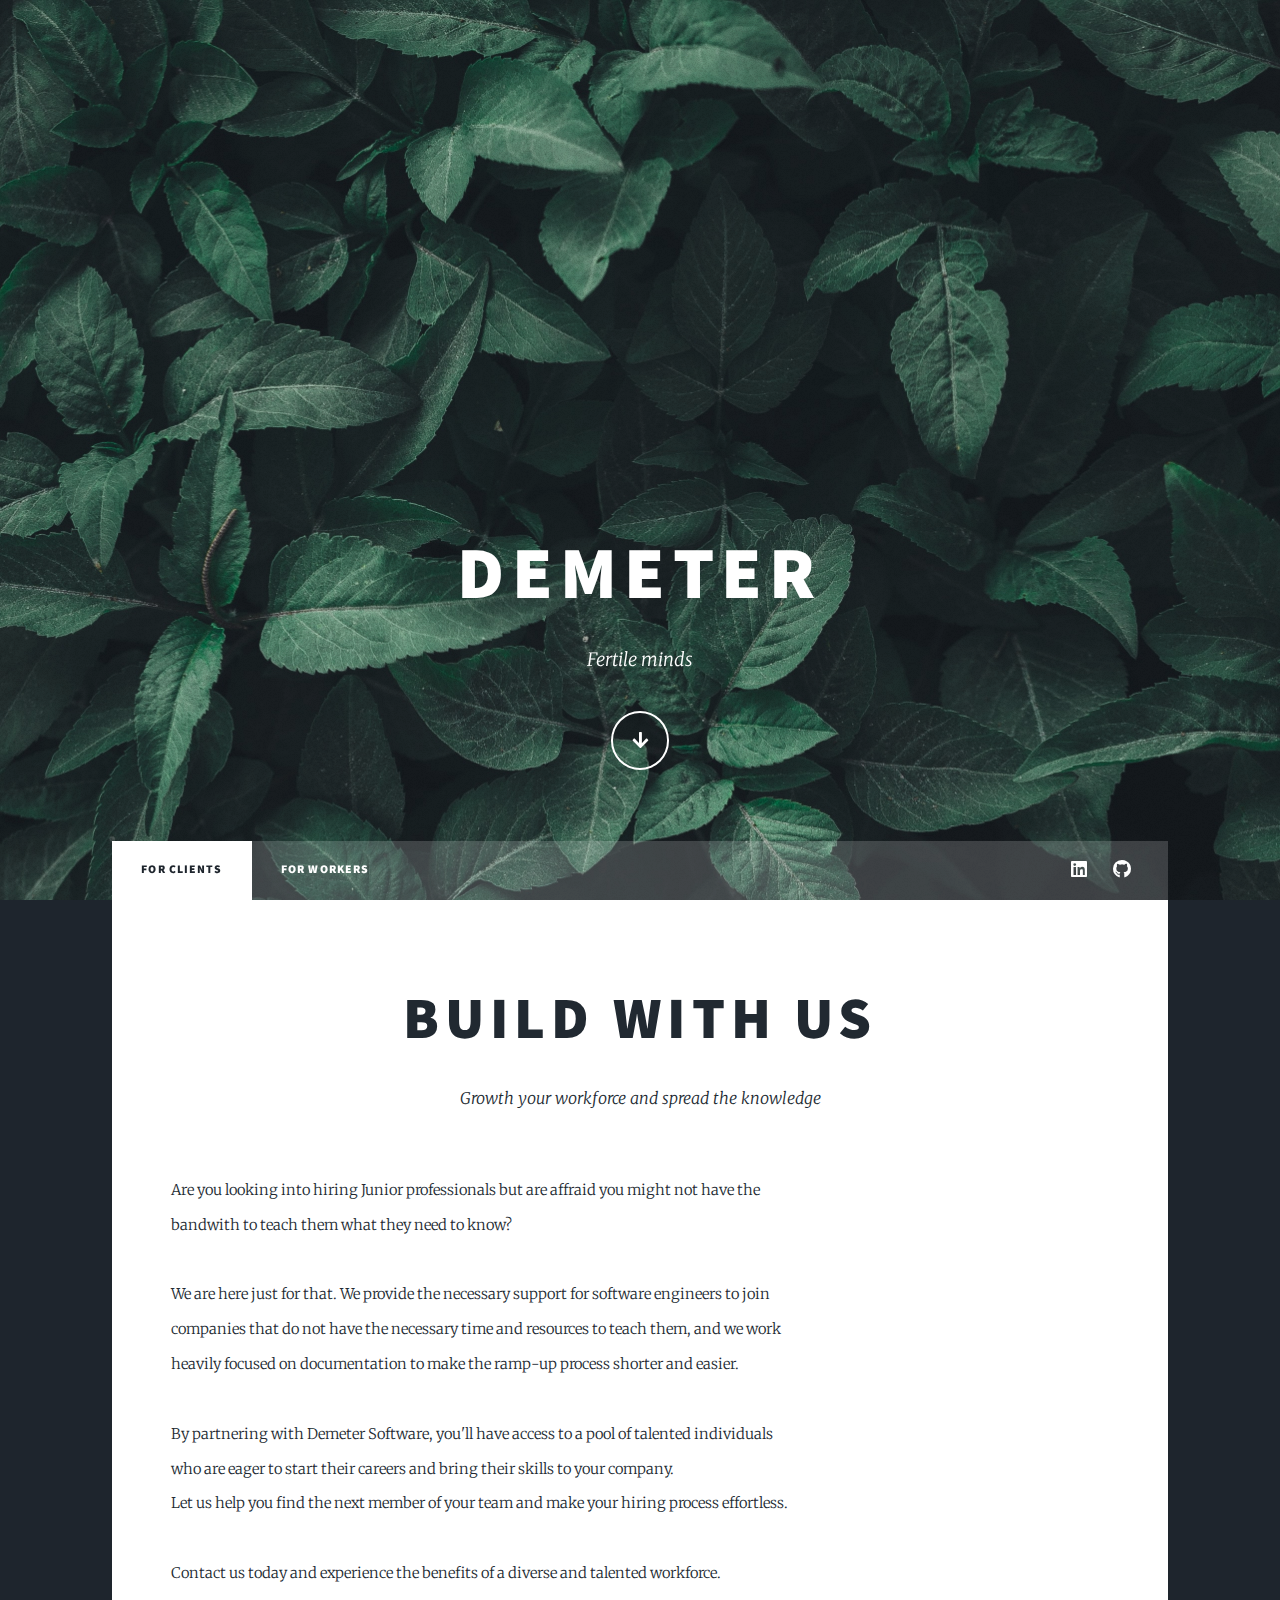
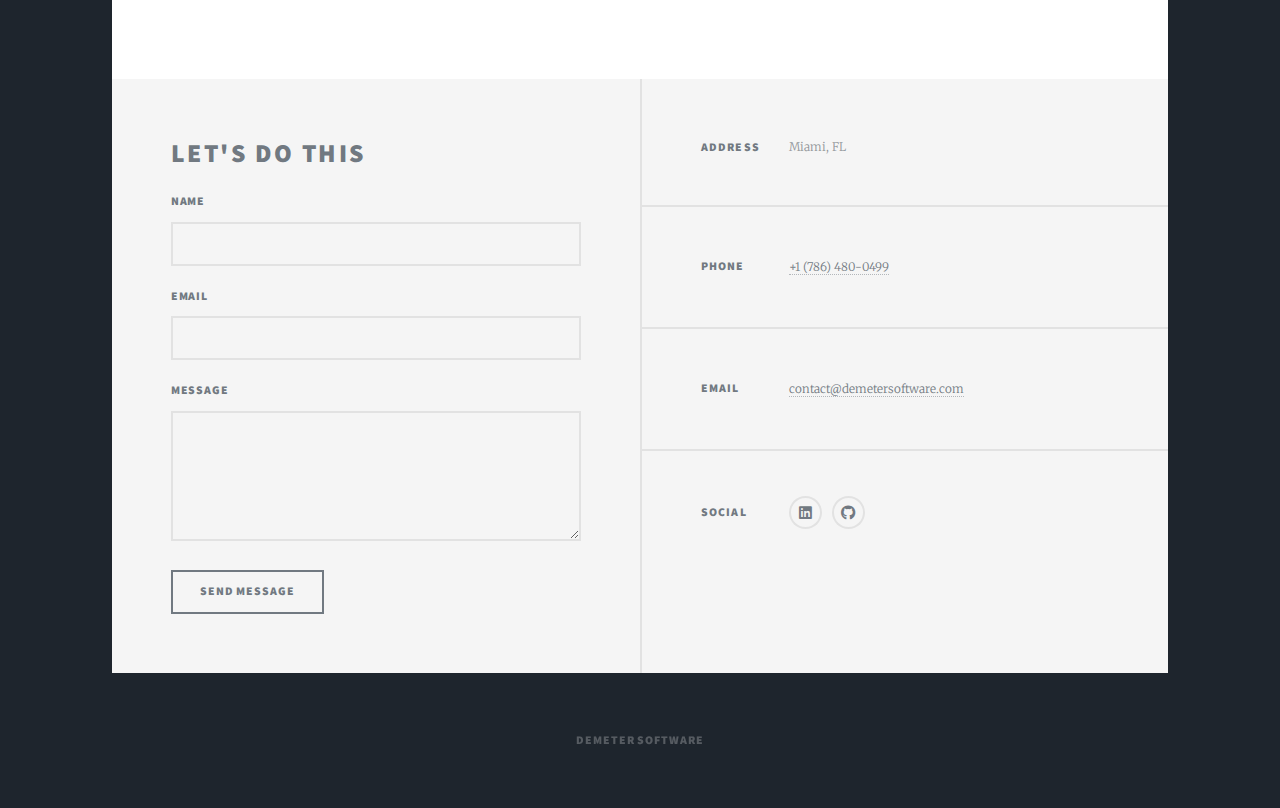
<file: index.html>
<!DOCTYPE HTML>
<html>
	<head>
		<title>Demeter</title>
		<link rel="icon" type="image/x-icon" href="images/favicon.png">
		<meta charset="utf-8" />
		<meta name="viewport" content="width=device-width, initial-scale=1, user-scalable=no" />
		<link rel="stylesheet" href="assets/css/main.css" />
		<noscript><link rel="stylesheet" href="assets/css/noscript.css" /></noscript>
	</head>
	<body class="is-preload">

		<!-- Wrapper -->
			<div id="wrapper" class="fade-in">

				<!-- Intro -->
					<div id="intro">
						<h1>DEMETER</h1>
						<p>Fertile minds</p>
						<ul class="actions">
							<li><a href="#header" class="button icon solid solo fa-arrow-down scrolly">Continue</a></li>
						</ul>
					</div>

				<!-- Header -->
					<header id="header">
						<a href="index.html" class="logo">Demeter</a>
					</header>

				<!-- Nav -->
					<nav id="nav">
						<ul class="links">
							<li class="active"><a href="index.html">For clients</a></li>
							<li><a href="workers.html">For workers</a></li>
						</ul>
						<ul class="icons">
							<li><a href="https://www.linkedin.com/company/demetersoftware" class="icon brands fa-linkedin"><span class="label">LinkedIn</span></a></li>
							<li><a href="https://github.com/demetersoftware" class="icon brands fa-github"><span class="label">GitHub</span></a></li>
						</ul>
					</nav>

				<!-- Main -->
					<div id="main">

						<!-- Post -->
							<section class="post">
								<header class="major">
									<h1>Build with us</h1>
									<p>Growth your workforce and spread the knowledge</p>
								</header>
								<p>
								Are you looking into hiring Junior professionals but are affraid you might not have the<br />
								bandwith to teach them what they need to know?<br />
								<br />

								We are here just for that. We provide the necessary support for software engineers to join<br />
								companies that do not have the necessary time and resources to teach them, and we work<br />
								heavily focused on documentation to make the ramp-up process shorter and easier.<br />
								<br />

								By partnering with Demeter Software, you'll have access to a pool of talented individuals<br />
								who are eager to start their careers and bring their skills to your company.<br />
								Let us help you find the next member of your team and make your hiring process effortless.<br />
								<br />

								Contact us today and experience the benefits of a diverse and talented workforce.
							</section>
					</div>

				<!-- Footer -->
					<footer id="footer">
						<section>
							<h2>Let's do this</h2>
							<form action="https://formsubmit.co/contact@demetersoftware.com" method="POST" />
								<div class="fields">
								  <input type="hidden" name="contact_number">
									<div class="field">
										<label for="name">Name</label>
										<input type="text" name="from_name" id="from_name" />
									</div>
									<div class="field">
										<label for="email">Email</label>
										<input type="text" name="from_email" id="from_email" />
									</div>
									<div class="field">
										<label for="message">Message</label>
										<textarea name="message" id="message" rows="3"></textarea>
									</div>
								</div>
								<ul class="actions">
									<li><input type="submit" value="Send Message" /></li>
								</ul>
							</form>
						</section>
						<section class="split contact">
							<section class="alt">
								<h3>Address</h3>
								<p>Miami, FL</p>
							</section>
							<section>
								<h3>Phone</h3>
								<p><a href="#">+1 (786) 480-0499</a></p>
							</section>
							<section>
								<h3>Email</h3>
								<p><a href="#">contact@demetersoftware.com</a></p>
							</section>
							<section>
								<h3>Social</h3>
								<ul class="icons alt">
									<li><a href="https://www.linkedin.com/company/demetersoftware" class="icon brands alt fa-linkedin"><span class="label">LinkedIn</span></a></li>
									<li><a href="https://github.com/demetersoftware" class="icon brands alt fa-github"><span class="label">GitHub</span></a></li>
								</ul>
							</section>
						</section>
					</footer>

				<!-- Copyright -->
					<div id="copyright">
						<ul><li>Demeter Software</li>
					</div>

			</div>

		<!-- Scripts -->
			<script src="assets/js/jquery.min.js"></script>
			<script src="assets/js/jquery.scrollex.min.js"></script>
			<script src="assets/js/jquery.scrolly.min.js"></script>
			<script src="assets/js/browser.min.js"></script>
			<script src="assets/js/breakpoints.min.js"></script>
			<script src="assets/js/util.js"></script>
			<script src="assets/js/main.js"></script>
	</body>
</html>
</file>
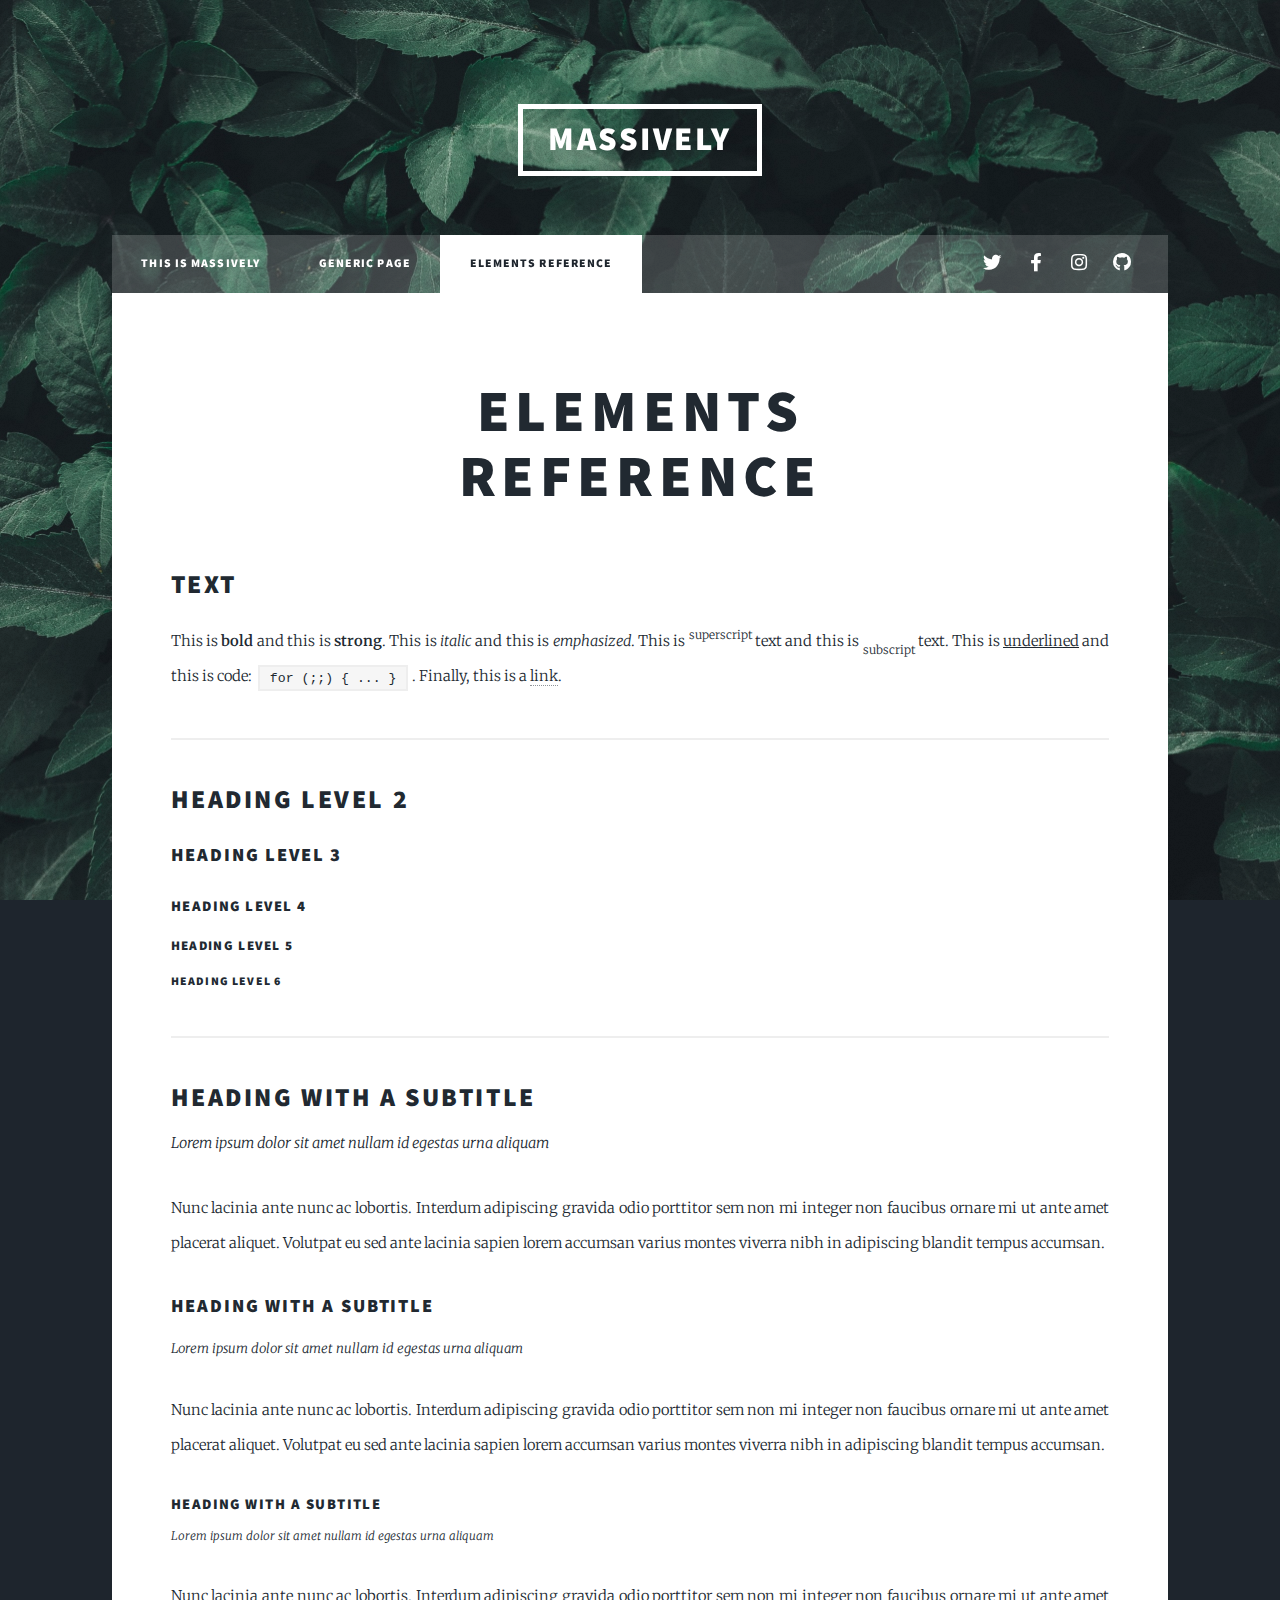
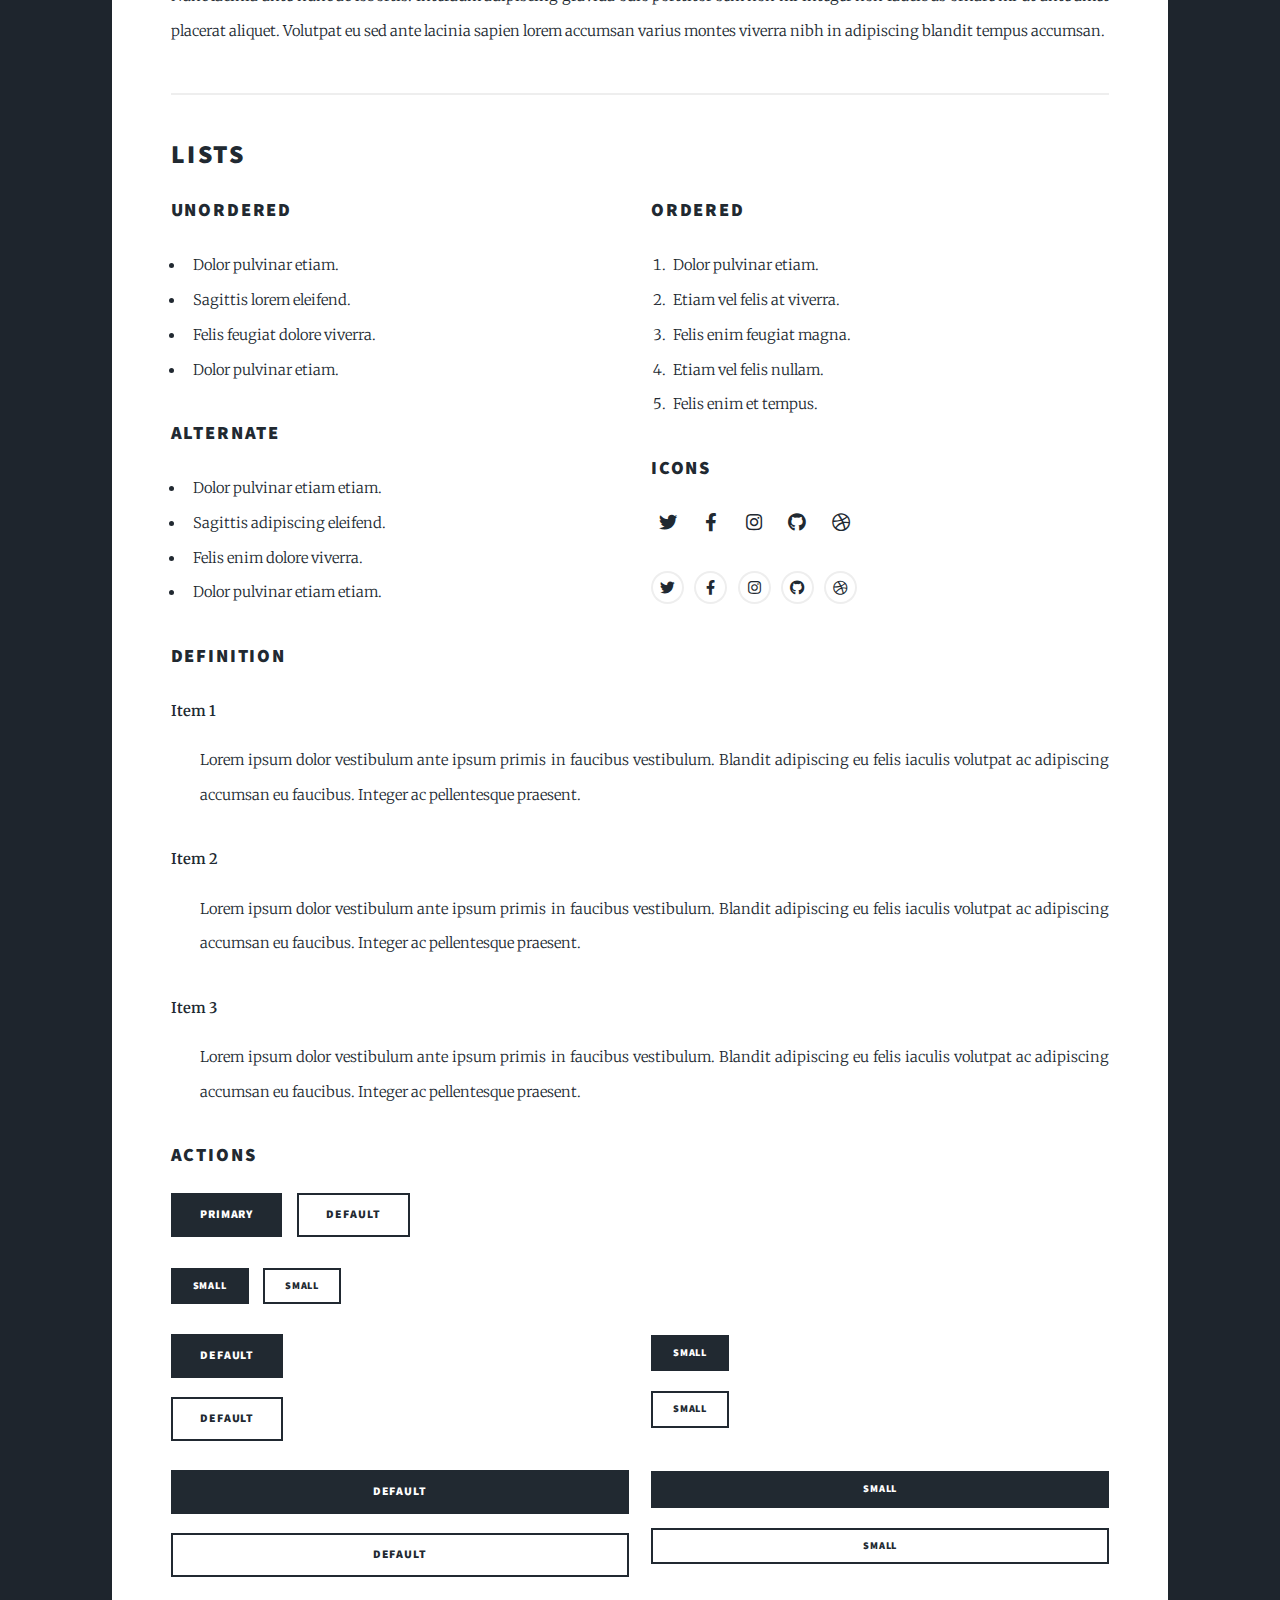
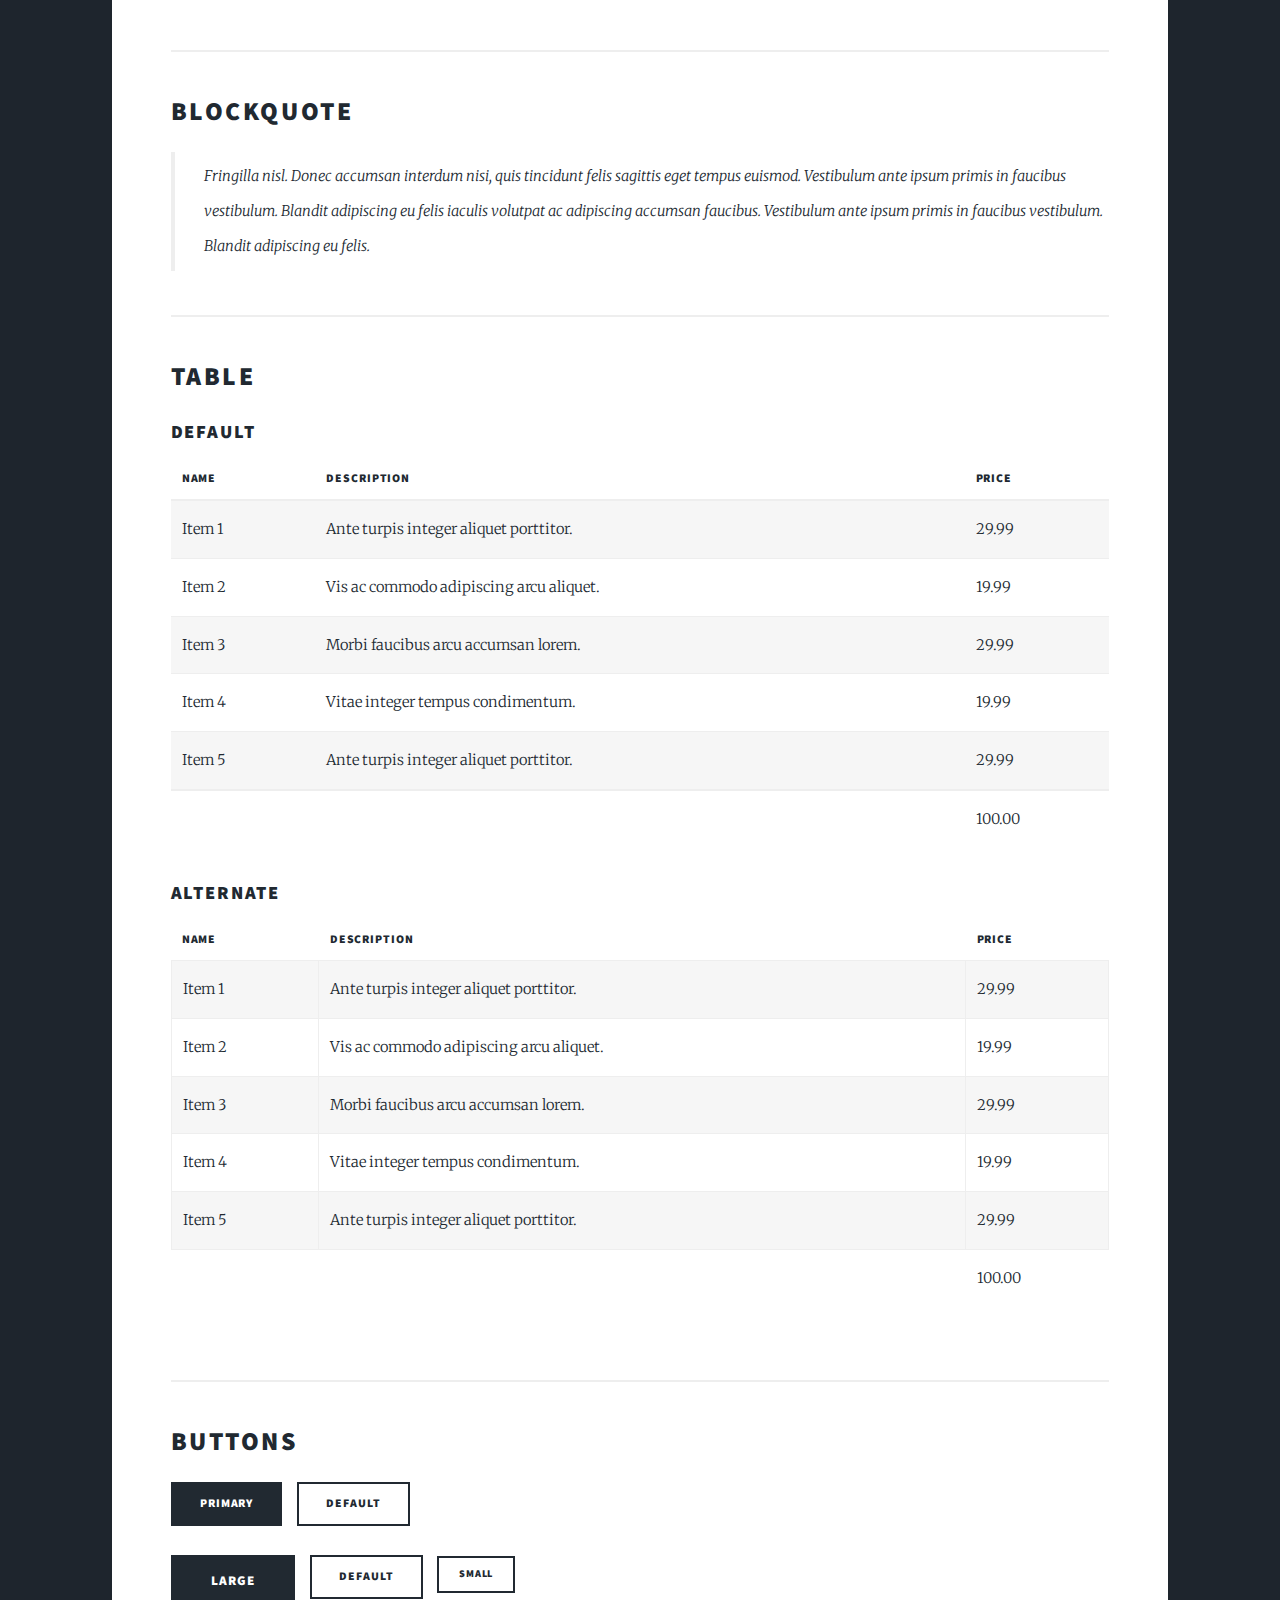
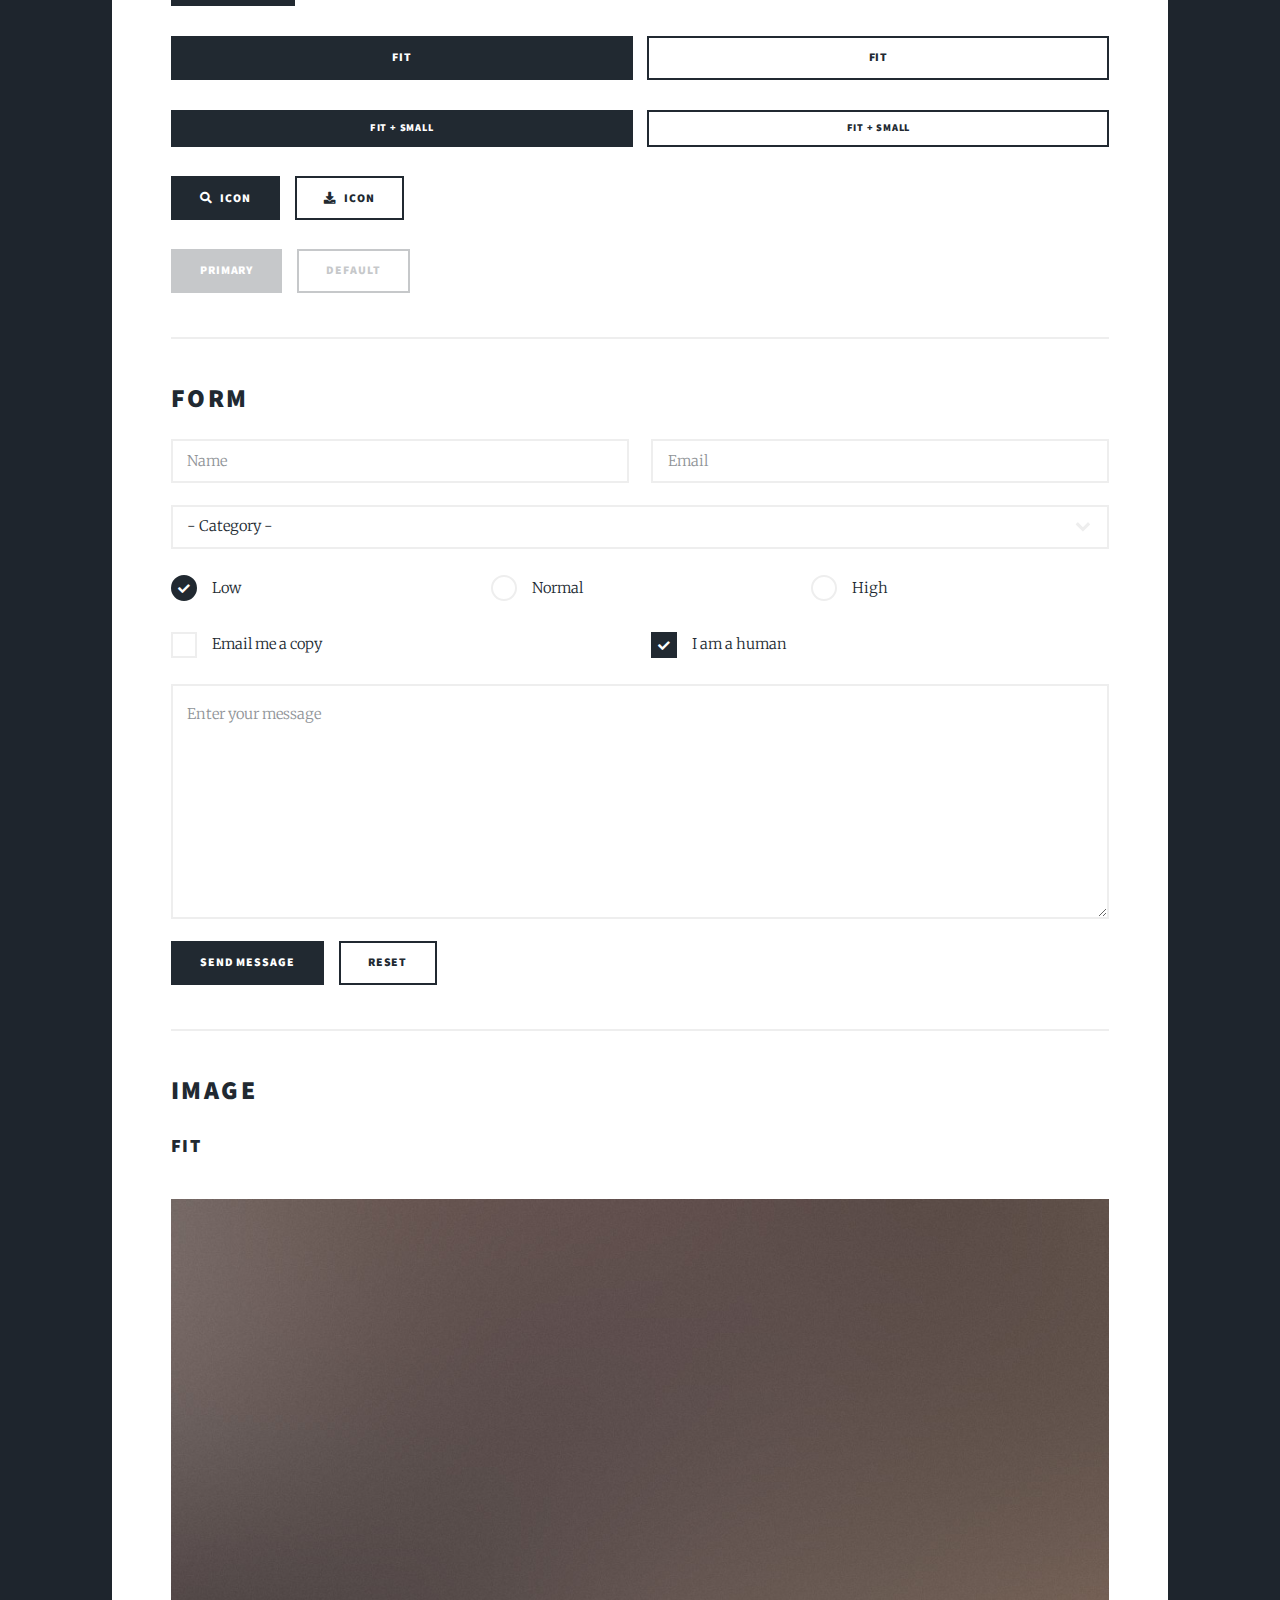
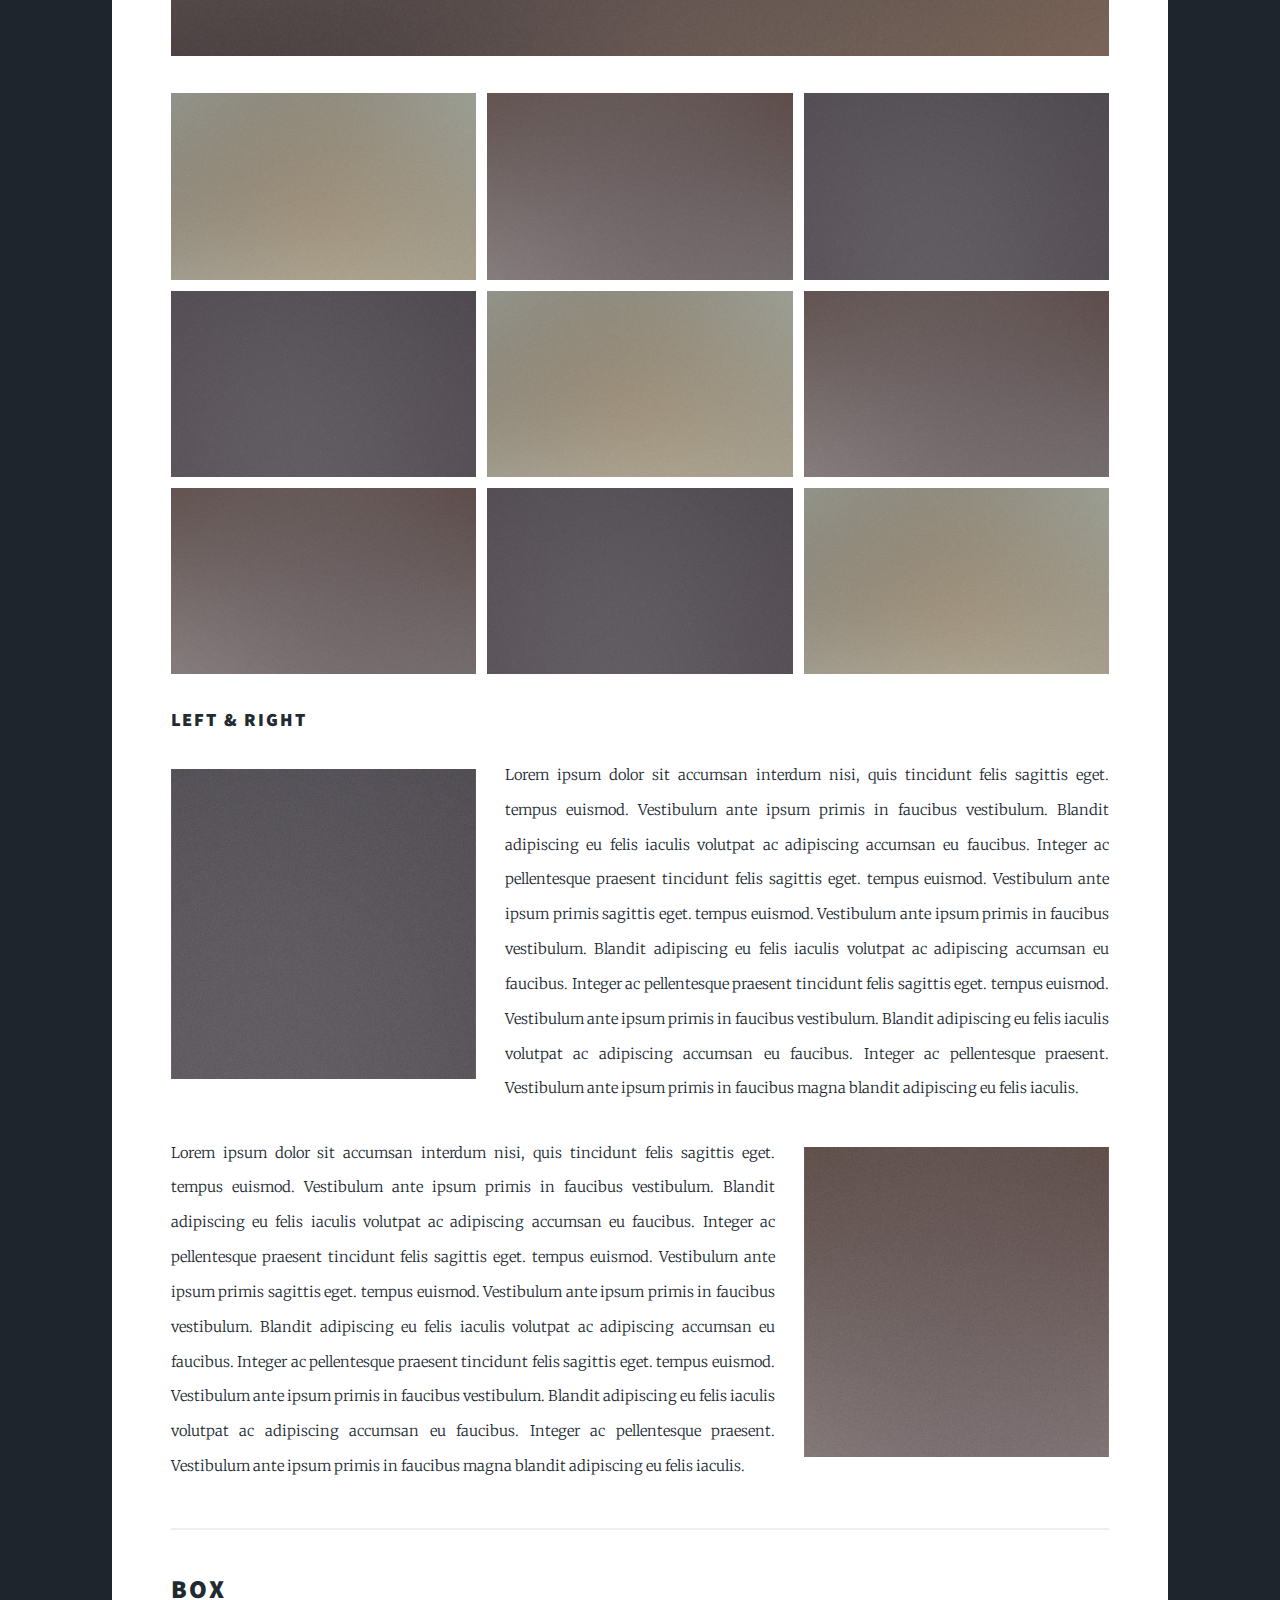
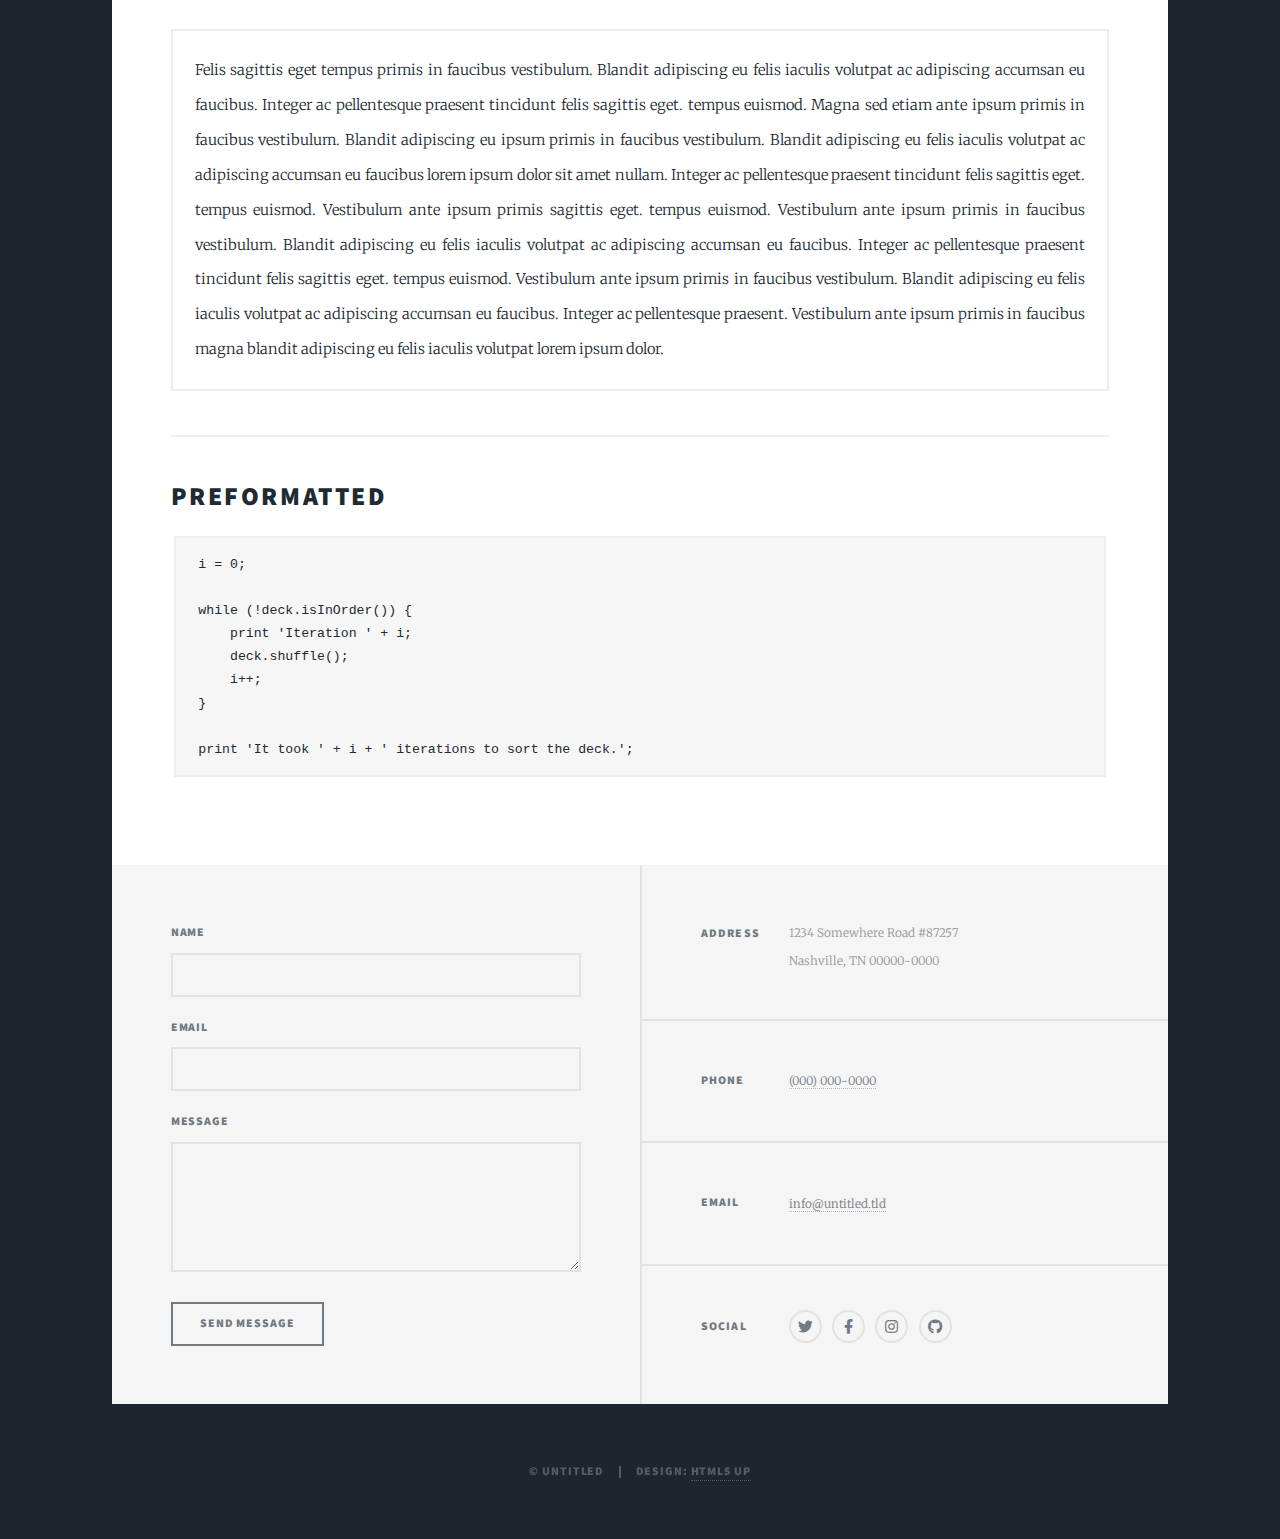
<file: elements.html>
<!DOCTYPE HTML>
<!--
	Massively by HTML5 UP
	html5up.net | @ajlkn
	Free for personal and commercial use under the CCA 3.0 license (html5up.net/license)
-->
<html>
	<head>
		<title>Elements Reference - Massively by HTML5 UP</title>
		<meta charset="utf-8" />
		<meta name="viewport" content="width=device-width, initial-scale=1, user-scalable=no" />
		<link rel="stylesheet" href="assets/css/main.css" />
		<noscript><link rel="stylesheet" href="assets/css/noscript.css" /></noscript>
	</head>
	<body class="is-preload">

		<!-- Wrapper -->
			<div id="wrapper">

				<!-- Header -->
					<header id="header">
						<a href="index.html" class="logo">Massively</a>
					</header>

				<!-- Nav -->
					<nav id="nav">
						<ul class="links">
							<li><a href="index.html">This is Massively</a></li>
							<li><a href="generic.html">Generic Page</a></li>
							<li class="active"><a href="elements.html">Elements Reference</a></li>
						</ul>
						<ul class="icons">
							<li><a href="#" class="icon brands fa-twitter"><span class="label">Twitter</span></a></li>
							<li><a href="#" class="icon brands fa-facebook-f"><span class="label">Facebook</span></a></li>
							<li><a href="#" class="icon brands fa-instagram"><span class="label">Instagram</span></a></li>
							<li><a href="#" class="icon brands fa-github"><span class="label">GitHub</span></a></li>
						</ul>
					</nav>

				<!-- Main -->
					<div id="main">

						<!-- Post -->
							<section class="post">
								<header class="major">
									<h1>Elements<br />
									Reference</h1>
								</header>

								<!-- Text stuff -->
									<h2>Text</h2>
									<p>This is <b>bold</b> and this is <strong>strong</strong>. This is <i>italic</i> and this is <em>emphasized</em>.
									This is <sup>superscript</sup> text and this is <sub>subscript</sub> text.
									This is <u>underlined</u> and this is code: <code>for (;;) { ... }</code>.
									Finally, this is a <a href="#">link</a>.</p>
									<hr />
									<h2>Heading Level 2</h2>
									<h3>Heading Level 3</h3>
									<h4>Heading Level 4</h4>
									<h5>Heading Level 5</h5>
									<h6>Heading Level 6</h6>
									<hr />
									<header>
										<h2>Heading with a Subtitle</h2>
										<p>Lorem ipsum dolor sit amet nullam id egestas urna aliquam</p>
									</header>
									<p>Nunc lacinia ante nunc ac lobortis. Interdum adipiscing gravida odio porttitor sem non mi integer non faucibus ornare mi ut ante amet placerat aliquet. Volutpat eu sed ante lacinia sapien lorem accumsan varius montes viverra nibh in adipiscing blandit tempus accumsan.</p>
									<header>
										<h3>Heading with a Subtitle</h3>
										<p>Lorem ipsum dolor sit amet nullam id egestas urna aliquam</p>
									</header>
									<p>Nunc lacinia ante nunc ac lobortis. Interdum adipiscing gravida odio porttitor sem non mi integer non faucibus ornare mi ut ante amet placerat aliquet. Volutpat eu sed ante lacinia sapien lorem accumsan varius montes viverra nibh in adipiscing blandit tempus accumsan.</p>
									<header>
										<h4>Heading with a Subtitle</h4>
										<p>Lorem ipsum dolor sit amet nullam id egestas urna aliquam</p>
									</header>
									<p>Nunc lacinia ante nunc ac lobortis. Interdum adipiscing gravida odio porttitor sem non mi integer non faucibus ornare mi ut ante amet placerat aliquet. Volutpat eu sed ante lacinia sapien lorem accumsan varius montes viverra nibh in adipiscing blandit tempus accumsan.</p>

									<hr />

								<!-- Lists -->
									<h2>Lists</h2>
									<div class="row">
										<div class="col-6 col-12-small">

											<h3>Unordered</h3>
											<ul>
												<li>Dolor pulvinar etiam.</li>
												<li>Sagittis lorem eleifend.</li>
												<li>Felis feugiat dolore viverra.</li>
												<li>Dolor pulvinar etiam.</li>
											</ul>

											<h3>Alternate</h3>
											<ul class="alt">
												<li>Dolor pulvinar etiam etiam.</li>
												<li>Sagittis adipiscing eleifend.</li>
												<li>Felis enim dolore viverra.</li>
												<li>Dolor pulvinar etiam etiam.</li>
											</ul>

										</div>
										<div class="col-6 col-12-small">

											<h3>Ordered</h3>
											<ol>
												<li>Dolor pulvinar etiam.</li>
												<li>Etiam vel felis at viverra.</li>
												<li>Felis enim feugiat magna.</li>
												<li>Etiam vel felis nullam.</li>
												<li>Felis enim et tempus.</li>
											</ol>

											<h3>Icons</h3>
											<ul class="icons">
												<li><a href="#" class="icon brands fa-twitter"><span class="label">Twitter</span></a></li>
												<li><a href="#" class="icon brands fa-facebook-f"><span class="label">Facebook</span></a></li>
												<li><a href="#" class="icon brands fa-instagram"><span class="label">Instagram</span></a></li>
												<li><a href="#" class="icon brands fa-github"><span class="label">Github</span></a></li>
												<li><a href="#" class="icon brands fa-dribbble"><span class="label">Dribbble</span></a></li>
											</ul>
											<ul class="icons alt">
												<li><a href="#" class="icon brands alt fa-twitter"><span class="label">Twitter</span></a></li>
												<li><a href="#" class="icon brands alt fa-facebook-f"><span class="label">Facebook</span></a></li>
												<li><a href="#" class="icon brands alt fa-instagram"><span class="label">Instagram</span></a></li>
												<li><a href="#" class="icon brands alt fa-github"><span class="label">Github</span></a></li>
												<li><a href="#" class="icon brands alt fa-dribbble"><span class="label">Dribbble</span></a></li>
											</ul>

										</div>
									</div>
									<h3>Definition</h3>
									<dl>
										<dt>Item 1</dt>
										<dd>
											<p>Lorem ipsum dolor vestibulum ante ipsum primis in faucibus vestibulum. Blandit adipiscing eu felis iaculis volutpat ac adipiscing accumsan eu faucibus. Integer ac pellentesque praesent.</p>
										</dd>
										<dt>Item 2</dt>
										<dd>
											<p>Lorem ipsum dolor vestibulum ante ipsum primis in faucibus vestibulum. Blandit adipiscing eu felis iaculis volutpat ac adipiscing accumsan eu faucibus. Integer ac pellentesque praesent.</p>
										</dd>
										<dt>Item 3</dt>
										<dd>
											<p>Lorem ipsum dolor vestibulum ante ipsum primis in faucibus vestibulum. Blandit adipiscing eu felis iaculis volutpat ac adipiscing accumsan eu faucibus. Integer ac pellentesque praesent.</p>
										</dd>
									</dl>

									<h3>Actions</h3>
									<ul class="actions">
										<li><a href="#" class="button primary">Primary</a></li>
										<li><a href="#" class="button">Default</a></li>
									</ul>
									<ul class="actions small">
										<li><a href="#" class="button primary small">Small</a></li>
										<li><a href="#" class="button small">Small</a></li>
									</ul>
									<div class="row">
										<div class="col-6 col-12-small">
											<ul class="actions stacked">
												<li><a href="#" class="button primary">Default</a></li>
												<li><a href="#" class="button">Default</a></li>
											</ul>
										</div>
										<div class="col-6 col-12-small">
											<ul class="actions stacked">
												<li><a href="#" class="button primary small">Small</a></li>
												<li><a href="#" class="button small">Small</a></li>
											</ul>
										</div>
									</div>
									<div class="row">
										<div class="col-6 col-12-small">
											<ul class="actions stacked">
												<li><a href="#" class="button primary fit">Default</a></li>
												<li><a href="#" class="button fit">Default</a></li>
											</ul>
										</div>
										<div class="col-6 col-12-small">
											<ul class="actions stacked">
												<li><a href="#" class="button primary small fit">Small</a></li>
												<li><a href="#" class="button small fit">Small</a></li>
											</ul>
										</div>
									</div>

									<hr />

								<!-- Blockquote -->
									<h2>Blockquote</h2>
									<blockquote>Fringilla nisl. Donec accumsan interdum nisi, quis tincidunt felis sagittis eget tempus euismod. Vestibulum ante ipsum primis in faucibus vestibulum. Blandit adipiscing eu felis iaculis volutpat ac adipiscing accumsan faucibus. Vestibulum ante ipsum primis in faucibus vestibulum. Blandit adipiscing eu felis.</blockquote>

									<hr />

								<!-- Table -->
									<h2>Table</h2>

									<h3>Default</h3>
									<div class="table-wrapper">
										<table>
											<thead>
												<tr>
													<th>Name</th>
													<th>Description</th>
													<th>Price</th>
												</tr>
											</thead>
											<tbody>
												<tr>
													<td>Item 1</td>
													<td>Ante turpis integer aliquet porttitor.</td>
													<td>29.99</td>
												</tr>
												<tr>
													<td>Item 2</td>
													<td>Vis ac commodo adipiscing arcu aliquet.</td>
													<td>19.99</td>
												</tr>
												<tr>
													<td>Item 3</td>
													<td> Morbi faucibus arcu accumsan lorem.</td>
													<td>29.99</td>
												</tr>
												<tr>
													<td>Item 4</td>
													<td>Vitae integer tempus condimentum.</td>
													<td>19.99</td>
												</tr>
												<tr>
													<td>Item 5</td>
													<td>Ante turpis integer aliquet porttitor.</td>
													<td>29.99</td>
												</tr>
											</tbody>
											<tfoot>
												<tr>
													<td colspan="2"></td>
													<td>100.00</td>
												</tr>
											</tfoot>
										</table>
									</div>

									<h3>Alternate</h3>
									<div class="table-wrapper">
										<table class="alt">
											<thead>
												<tr>
													<th>Name</th>
													<th>Description</th>
													<th>Price</th>
												</tr>
											</thead>
											<tbody>
												<tr>
													<td>Item 1</td>
													<td>Ante turpis integer aliquet porttitor.</td>
													<td>29.99</td>
												</tr>
												<tr>
													<td>Item 2</td>
													<td>Vis ac commodo adipiscing arcu aliquet.</td>
													<td>19.99</td>
												</tr>
												<tr>
													<td>Item 3</td>
													<td> Morbi faucibus arcu accumsan lorem.</td>
													<td>29.99</td>
												</tr>
												<tr>
													<td>Item 4</td>
													<td>Vitae integer tempus condimentum.</td>
													<td>19.99</td>
												</tr>
												<tr>
													<td>Item 5</td>
													<td>Ante turpis integer aliquet porttitor.</td>
													<td>29.99</td>
												</tr>
											</tbody>
											<tfoot>
												<tr>
													<td colspan="2"></td>
													<td>100.00</td>
												</tr>
											</tfoot>
										</table>
									</div>

									<hr />

								<!-- Buttons -->
									<h2>Buttons</h2>
									<ul class="actions">
										<li><a href="#" class="button primary">Primary</a></li>
										<li><a href="#" class="button">Default</a></li>
									</ul>
									<ul class="actions">
										<li><a href="#" class="button primary large">Large</a></li>
										<li><a href="#" class="button">Default</a></li>
										<li><a href="#" class="button small">Small</a></li>
									</ul>
									<ul class="actions fit">
										<li><a href="#" class="button primary fit">Fit</a></li>
										<li><a href="#" class="button fit">Fit</a></li>
									</ul>
									<ul class="actions fit small">
										<li><a href="#" class="button primary fit small">Fit + Small</a></li>
										<li><a href="#" class="button fit small">Fit + Small</a></li>
									</ul>
									<ul class="actions">
										<li><a href="#" class="button primary icon solid fa-search">Icon</a></li>
										<li><a href="#" class="button icon solid fa-download">Icon</a></li>
									</ul>
									<ul class="actions">
										<li><span class="button primary disabled">Primary</span></li>
										<li><span class="button disabled">Default</span></li>
									</ul>

									<hr />

								<!-- Form -->
									<h2>Form</h2>

									<form method="post" action="#">
										<div class="row gtr-uniform">
											<div class="col-6 col-12-xsmall">
												<input type="text" name="demo-name" id="demo-name" value="" placeholder="Name" />
											</div>
											<div class="col-6 col-12-xsmall">
												<input type="email" name="demo-email" id="demo-email" value="" placeholder="Email" />
											</div>
											<!-- Break -->
											<div class="col-12">
												<select name="demo-category" id="demo-category">
													<option value="">- Category -</option>
													<option value="1">Manufacturing</option>
													<option value="1">Shipping</option>
													<option value="1">Administration</option>
													<option value="1">Human Resources</option>
												</select>
											</div>
											<!-- Break -->
											<div class="col-4 col-12-small">
												<input type="radio" id="demo-priority-low" name="demo-priority" checked>
												<label for="demo-priority-low">Low</label>
											</div>
											<div class="col-4 col-12-small">
												<input type="radio" id="demo-priority-normal" name="demo-priority">
												<label for="demo-priority-normal">Normal</label>
											</div>
											<div class="col-4 col-12-small">
												<input type="radio" id="demo-priority-high" name="demo-priority">
												<label for="demo-priority-high">High</label>
											</div>
											<!-- Break -->
											<div class="col-6 col-12-small">
												<input type="checkbox" id="demo-copy" name="demo-copy">
												<label for="demo-copy">Email me a copy</label>
											</div>
											<div class="col-6 col-12-small">
												<input type="checkbox" id="demo-human" name="demo-human" checked>
												<label for="demo-human">I am a human</label>
											</div>
											<!-- Break -->
											<div class="col-12">
												<textarea name="demo-message" id="demo-message" placeholder="Enter your message" rows="6"></textarea>
											</div>
											<!-- Break -->
											<div class="col-12">
												<ul class="actions">
													<li><input type="submit" value="Send Message" class="primary" /></li>
													<li><input type="reset" value="Reset" /></li>
												</ul>
											</div>
										</div>
									</form>

									<hr />

								<!-- Image -->
									<h2>Image</h2>

									<h3>Fit</h3>
									<span class="image fit"><img src="images/pic01.jpg" alt="" /></span>
									<div class="box alt">
										<div class="row gtr-50 gtr-uniform">
											<div class="col-4"><span class="image fit"><img src="images/pic02.jpg" alt="" /></span></div>
											<div class="col-4"><span class="image fit"><img src="images/pic03.jpg" alt="" /></span></div>
											<div class="col-4"><span class="image fit"><img src="images/pic04.jpg" alt="" /></span></div>
											<!-- Break -->
											<div class="col-4"><span class="image fit"><img src="images/pic04.jpg" alt="" /></span></div>
											<div class="col-4"><span class="image fit"><img src="images/pic02.jpg" alt="" /></span></div>
											<div class="col-4"><span class="image fit"><img src="images/pic03.jpg" alt="" /></span></div>
											<!-- Break -->
											<div class="col-4"><span class="image fit"><img src="images/pic03.jpg" alt="" /></span></div>
											<div class="col-4"><span class="image fit"><img src="images/pic04.jpg" alt="" /></span></div>
											<div class="col-4"><span class="image fit"><img src="images/pic02.jpg" alt="" /></span></div>
										</div>
									</div>

									<h3>Left &amp; Right</h3>
									<p><span class="image left"><img src="images/pic08.jpg" alt="" /></span>Lorem ipsum dolor sit accumsan interdum nisi, quis tincidunt felis sagittis eget. tempus euismod. Vestibulum ante ipsum primis in faucibus vestibulum. Blandit adipiscing eu felis iaculis volutpat ac adipiscing accumsan eu faucibus. Integer ac pellentesque praesent tincidunt felis sagittis eget. tempus euismod. Vestibulum ante ipsum primis sagittis eget. tempus euismod. Vestibulum ante ipsum primis in faucibus vestibulum. Blandit adipiscing eu felis iaculis volutpat ac adipiscing accumsan eu faucibus. Integer ac pellentesque praesent tincidunt felis sagittis eget. tempus euismod. Vestibulum ante ipsum primis in faucibus vestibulum. Blandit adipiscing eu felis iaculis volutpat ac adipiscing accumsan eu faucibus. Integer ac pellentesque praesent. Vestibulum ante ipsum primis in faucibus magna blandit adipiscing eu felis iaculis.</p>
									<p><span class="image right"><img src="images/pic09.jpg" alt="" /></span>Lorem ipsum dolor sit accumsan interdum nisi, quis tincidunt felis sagittis eget. tempus euismod. Vestibulum ante ipsum primis in faucibus vestibulum. Blandit adipiscing eu felis iaculis volutpat ac adipiscing accumsan eu faucibus. Integer ac pellentesque praesent tincidunt felis sagittis eget. tempus euismod. Vestibulum ante ipsum primis sagittis eget. tempus euismod. Vestibulum ante ipsum primis in faucibus vestibulum. Blandit adipiscing eu felis iaculis volutpat ac adipiscing accumsan eu faucibus. Integer ac pellentesque praesent tincidunt felis sagittis eget. tempus euismod. Vestibulum ante ipsum primis in faucibus vestibulum. Blandit adipiscing eu felis iaculis volutpat ac adipiscing accumsan eu faucibus. Integer ac pellentesque praesent. Vestibulum ante ipsum primis in faucibus magna blandit adipiscing eu felis iaculis.</p>

									<hr />

								<!-- Box -->
									<h2>Box</h2>
									<div class="box">
										<p>Felis sagittis eget tempus primis in faucibus vestibulum. Blandit adipiscing eu felis iaculis volutpat ac adipiscing accumsan eu faucibus. Integer ac pellentesque praesent tincidunt felis sagittis eget. tempus euismod. Magna sed etiam ante ipsum primis in faucibus vestibulum. Blandit adipiscing eu ipsum primis in faucibus vestibulum. Blandit adipiscing eu felis iaculis volutpat ac adipiscing accumsan eu faucibus lorem ipsum dolor sit amet nullam. Integer ac pellentesque praesent tincidunt felis sagittis eget. tempus euismod. Vestibulum ante ipsum primis sagittis eget. tempus euismod. Vestibulum ante ipsum primis in faucibus vestibulum. Blandit adipiscing eu felis iaculis volutpat ac adipiscing accumsan eu faucibus. Integer ac pellentesque praesent tincidunt felis sagittis eget. tempus euismod. Vestibulum ante ipsum primis in faucibus vestibulum. Blandit adipiscing eu felis iaculis volutpat ac adipiscing accumsan eu faucibus. Integer ac pellentesque praesent. Vestibulum ante ipsum primis in faucibus magna blandit adipiscing eu felis iaculis volutpat lorem ipsum dolor.</p>
									</div>

									<hr />

								<!-- Preformatted Code -->
									<h2>Preformatted</h2>
									<pre><code>i = 0;

while (!deck.isInOrder()) {
    print 'Iteration ' + i;
    deck.shuffle();
    i++;
}

print 'It took ' + i + ' iterations to sort the deck.';
</code></pre>

							</section>

					</div>

				<!-- Footer -->
					<footer id="footer">
						<section>
							<form method="post" action="#">
								<div class="fields">
									<div class="field">
										<label for="name">Name</label>
										<input type="text" name="name" id="name" />
									</div>
									<div class="field">
										<label for="email">Email</label>
										<input type="text" name="email" id="email" />
									</div>
									<div class="field">
										<label for="message">Message</label>
										<textarea name="message" id="message" rows="3"></textarea>
									</div>
								</div>
								<ul class="actions">
									<li><input type="submit" value="Send Message" /></li>
								</ul>
							</form>
						</section>
						<section class="split contact">
							<section class="alt">
								<h3>Address</h3>
								<p>1234 Somewhere Road #87257<br />
								Nashville, TN 00000-0000</p>
							</section>
							<section>
								<h3>Phone</h3>
								<p><a href="#">(000) 000-0000</a></p>
							</section>
							<section>
								<h3>Email</h3>
								<p><a href="#">info@untitled.tld</a></p>
							</section>
							<section>
								<h3>Social</h3>
								<ul class="icons alt">
									<li><a href="#" class="icon brands alt fa-twitter"><span class="label">Twitter</span></a></li>
									<li><a href="#" class="icon brands alt fa-facebook-f"><span class="label">Facebook</span></a></li>
									<li><a href="#" class="icon brands alt fa-instagram"><span class="label">Instagram</span></a></li>
									<li><a href="#" class="icon brands alt fa-github"><span class="label">GitHub</span></a></li>
								</ul>
							</section>
						</section>
					</footer>

				<!-- Copyright -->
					<div id="copyright">
						<ul><li>&copy; Untitled</li><li>Design: <a href="https://html5up.net">HTML5 UP</a></li></ul>
					</div>

			</div>

		<!-- Scripts -->
			<script src="assets/js/jquery.min.js"></script>
			<script src="assets/js/jquery.scrollex.min.js"></script>
			<script src="assets/js/jquery.scrolly.min.js"></script>
			<script src="assets/js/browser.min.js"></script>
			<script src="assets/js/breakpoints.min.js"></script>
			<script src="assets/js/util.js"></script>
			<script src="assets/js/main.js"></script>

	</body>
</html>
</file>
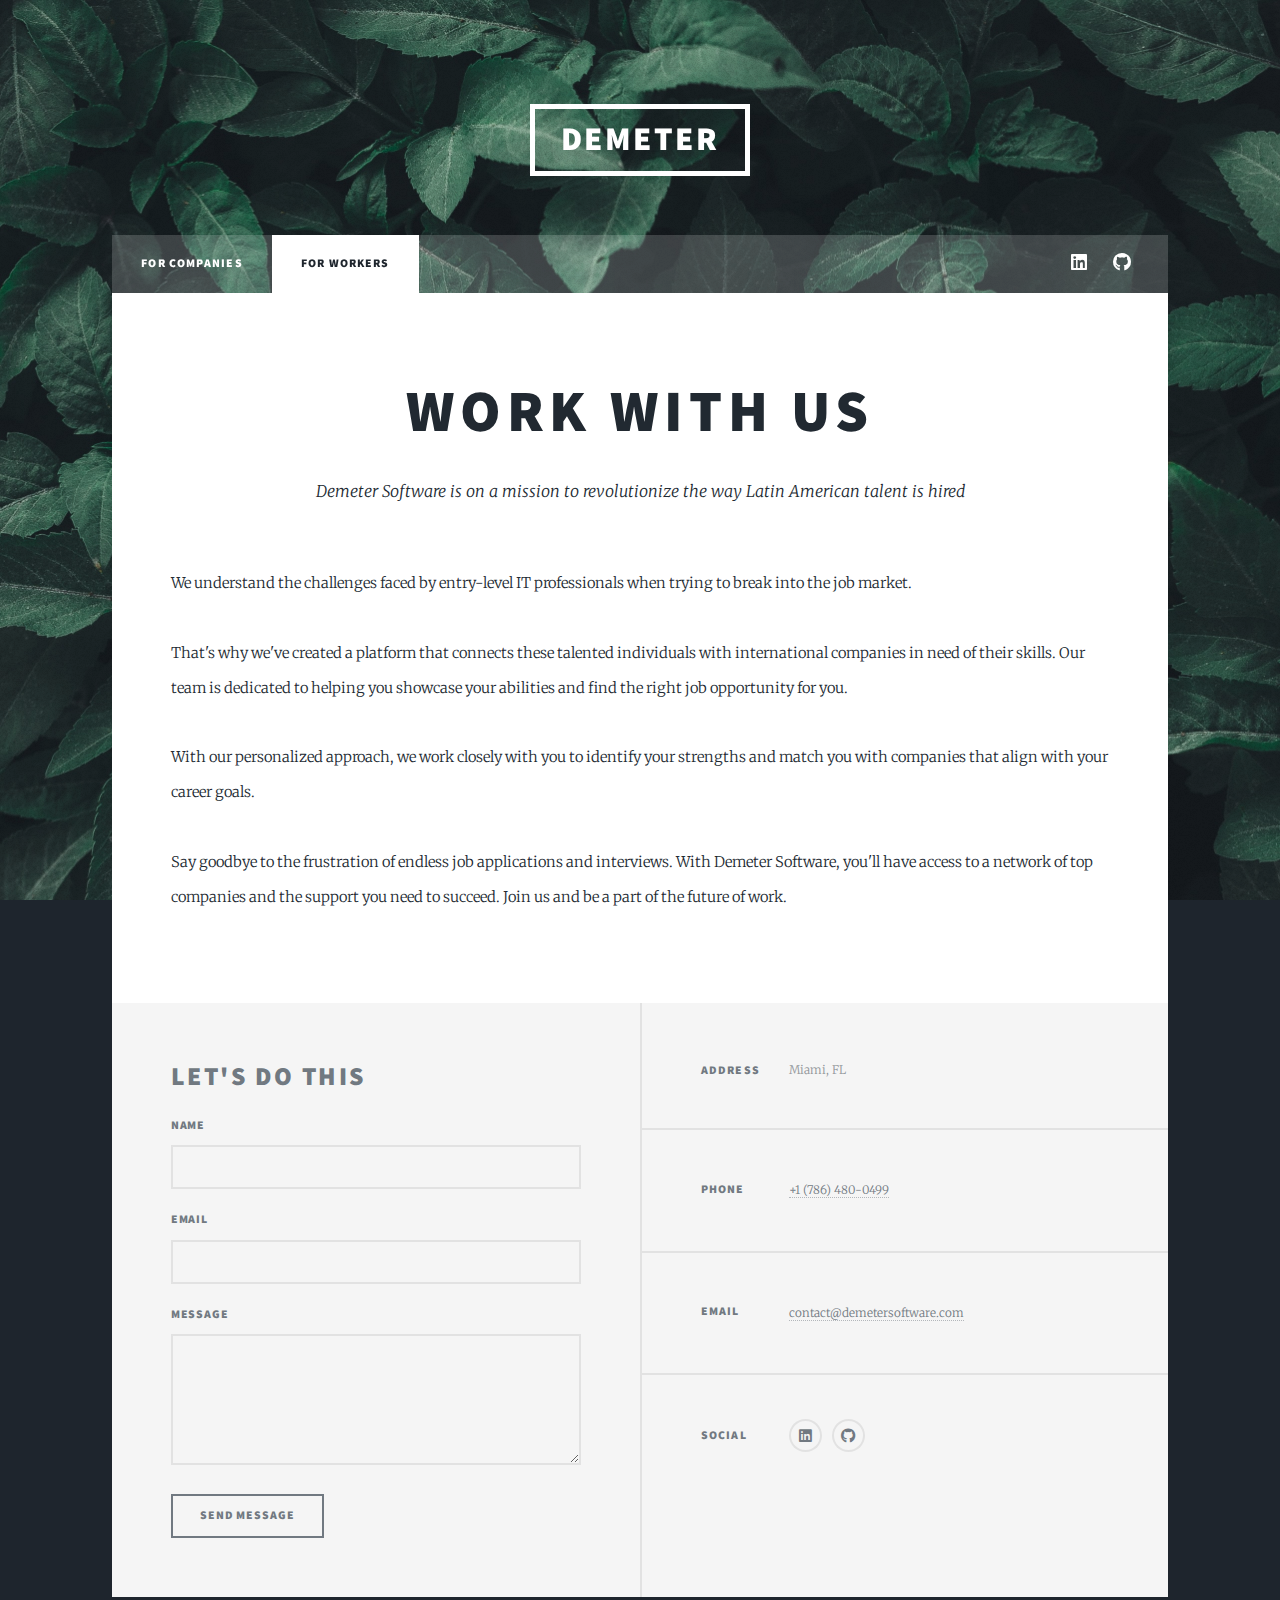
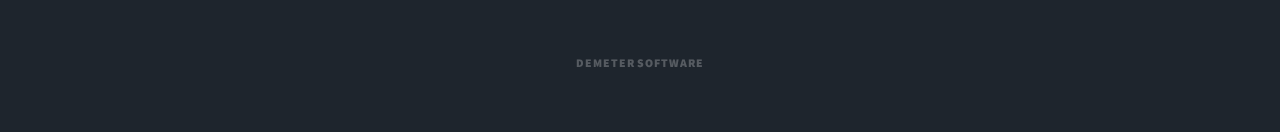
<file: workers.html>
<!DOCTYPE HTML>
<html>
	<head>
		<title>Demeter</title>
		<meta charset="utf-8" />
		<meta name="viewport" content="width=device-width, initial-scale=1, user-scalable=no" />
		<link rel="stylesheet" href="assets/css/main.css" />
		<noscript><link rel="stylesheet" href="assets/css/noscript.css" /></noscript>
	</head>
	<body class="is-preload">

		<!-- Wrapper -->
			<div id="wrapper">

				<!-- Header -->
					<header id="header">
						<a href="index.html" class="logo">Demeter</a>
					</header>

				<!-- Nav -->
					<nav id="nav">
						<ul class="links">
							<li><a href="index.html">For companies</a></li>
							<li class="active"><a href="workers.html">For workers</a></li>
						</ul>
						<ul class="icons">
							<li><a href="https://www.linkedin.com/company/demetersoftware" class="icon brands fa-linkedin"><span class="label">LinkedIn</span></a></li>
							<li><a href="https://github.com/demetersoftware" class="icon brands fa-github"><span class="label">GitHub</span></a></li>
						</ul>
					</nav>

				<!-- Main -->
					<div id="main">

						<!-- Post -->
							<section class="post">
								<header class="major">
									<h1>Work with us</h1>
									<p>
									Demeter Software is on a mission to revolutionize the way Latin American
									talent is hired
									</p>
								</header>
									We understand the challenges faced by entry-level IT
									professionals when trying to break into the job market.<br />
									<br />

									That's why we've created a platform that connects these talented
									individuals with international companies in need of their skills.
									Our team is dedicated to helping you showcase your abilities and
									find the right job opportunity for you.<br />
									<br />

									With our personalized approach, we work closely with you to identify
									your strengths and match you with companies that align with your career goals.<br />
									<br />

									Say goodbye to the frustration of endless job applications and interviews.
									With Demeter Software, you'll have access to a network of top companies
									and the support you need to succeed. Join us and be a part of the future of work.
									</p>
							</section>

					</div>

				<!-- Footer -->
					<footer id="footer">
						<section>
							<h2>Let's do this</h2>
							<form action="https://formsubmit.co/contact@demetersoftware.com" method="POST" />
								<div class="fields">
								  <input type="hidden" name="contact_number">
									<div class="field">
										<label for="name">Name</label>
										<input type="text" name="from_name" id="from_name" />
									</div>
									<div class="field">
										<label for="email">Email</label>
										<input type="text" name="from_email" id="from_email" />
									</div>
									<div class="field">
										<label for="message">Message</label>
										<textarea name="message" id="message" rows="3"></textarea>
									</div>
								</div>
								<ul class="actions">
									<li><input type="submit" value="Send Message" /></li>
								</ul>
							</form>
						</section>
						<section class="split contact">
							<section class="alt">
								<h3>Address</h3>
								<p>Miami, FL</p>
							</section>
							<section>
								<h3>Phone</h3>
								<p><a href="#">+1 (786) 480-0499</a></p>
							</section>
							<section>
								<h3>Email</h3>
								<p><a href="#">contact@demetersoftware.com</a></p>
							</section>
							<section>
								<h3>Social</h3>
								<ul class="icons alt">
									<li><a href="https://www.linkedin.com/company/demetersoftware" class="icon brands alt fa-linkedin"><span class="label">LinkedIn</span></a></li>
									<li><a href="https://github.com/demetersoftware" class="icon brands alt fa-github"><span class="label">GitHub</span></a></li>
								</ul>
							</section>
						</section>
					</footer>

				<!-- Copyright -->
					<div id="copyright">
						<ul><li>Demeter Software</li>
					</div>

			</div>

		<!-- Scripts -->
			<script src="assets/js/jquery.min.js"></script>
			<script src="assets/js/jquery.scrollex.min.js"></script>
			<script src="assets/js/jquery.scrolly.min.js"></script>
			<script src="assets/js/browser.min.js"></script>
			<script src="assets/js/breakpoints.min.js"></script>
			<script src="assets/js/util.js"></script>
			<script src="assets/js/main.js"></script>
	</body>
</html>
</file>
<file: assets/css/main.css>
@import url(fontawesome-all.min.css);
@import url("https://fonts.googleapis.com/css?family=Merriweather:300,700,300italic,700italic|Source+Sans+Pro:900");

/*
	Massively by HTML5 UP
	html5up.net | @ajlkn
	Free for personal and commercial use under the CCA 3.0 license (html5up.net/license)
*/

html, body, div, span, applet, object,
iframe, h1, h2, h3, h4, h5, h6, p, blockquote,
pre, a, abbr, acronym, address, big, cite,
code, del, dfn, em, img, ins, kbd, q, s, samp,
small, strike, strong, sub, sup, tt, var, b,
u, i, center, dl, dt, dd, ol, ul, li, fieldset,
form, label, legend, table, caption, tbody,
tfoot, thead, tr, th, td, article, aside,
canvas, details, embed, figure, figcaption,
footer, header, hgroup, menu, nav, output, ruby,
section, summary, time, mark, audio, video {
	margin: 0;
	padding: 0;
	border: 0;
	font-size: 100%;
	font: inherit;
	vertical-align: baseline;}

article, aside, details, figcaption, figure,
footer, header, hgroup, menu, nav, section {
	display: block;}

body {
	line-height: 1;
}

ol, ul {
	list-style: none;
}

blockquote, q {
	quotes: none;
}

	blockquote:before, blockquote:after, q:before, q:after {
		content: '';
		content: none;
	}

table {
	border-collapse: collapse;
	border-spacing: 0;
}

body {
	-webkit-text-size-adjust: none;
}

mark {
	background-color: transparent;
	color: inherit;
}

input::-moz-focus-inner {
	border: 0;
	padding: 0;
}

input, select, textarea {
	-moz-appearance: none;
	-webkit-appearance: none;
	-ms-appearance: none;
	appearance: none;
}

/* Basic */

	@-ms-viewport {
		width: device-width;
	}

	body {
		-ms-overflow-style: scrollbar;
	}

	@media screen and (max-width: 480px) {

		html, body {
			min-width: 320px;
		}

	}

	html {
		box-sizing: border-box;
	}

	*, *:before, *:after {
		box-sizing: inherit;
	}

	body {
		background-color: #1e252d;
	}

		body.is-preload *, body.is-preload *:before, body.is-preload *:after {
			-moz-animation: none !important;
			-webkit-animation: none !important;
			-ms-animation: none !important;
			animation: none !important;
			-moz-transition: none !important;
			-webkit-transition: none !important;
			-ms-transition: none !important;
			transition: none !important;
		}

/* Type */

	html {
		font-size: 16pt;
	}

		@media screen and (max-width: 1680px) {

			html {
				font-size: 12pt;
			}

		}

		@media screen and (max-width: 1280px) {

			html {
				font-size: 11pt;
			}

		}

		@media screen and (max-width: 360px) {

			html {
				font-size: 10pt;
			}

		}

	body {
		color: #212931;
	}

	body, input, select, textarea {
		font-family: "Merriweather", Georgia, serif;
		font-weight: 300;
		font-size: 1rem;
		line-height: 2.375;
	}

	a {
		-moz-transition: color 0.2s ease-in-out, background-color 0.2s ease-in-out, border-color 0.2s ease-in-out, box-shadow 0.2s ease-in-out;
		-webkit-transition: color 0.2s ease-in-out, background-color 0.2s ease-in-out, border-color 0.2s ease-in-out, box-shadow 0.2s ease-in-out;
		-ms-transition: color 0.2s ease-in-out, background-color 0.2s ease-in-out, border-color 0.2s ease-in-out, box-shadow 0.2s ease-in-out;
		transition: color 0.2s ease-in-out, background-color 0.2s ease-in-out, border-color 0.2s ease-in-out, box-shadow 0.2s ease-in-out;
		border-bottom: dotted 1px;
		text-decoration: none;
	}

		a:hover {
			border-bottom-color: transparent;
		}

	strong, b {
		font-weight: 600;
	}

	em, i {
		font-style: italic;
	}

	p {
		text-align: justify;
		margin: 0 0 2rem 0;
	}

	h1, h2, h3, h4, h5, h6 {
		font-family: "Source Sans Pro", Helvetica, sans-serif;
		font-weight: 900;
		line-height: 1.75;
		letter-spacing: 0.1em;
		text-transform: uppercase;
		margin: 0 0 1rem 0;
	}

		h1 a, h2 a, h3 a, h4 a, h5 a, h6 a {
			border-bottom: 0;
			color: inherit;
			text-decoration: none;
		}

	h1 {
		font-size: 4rem;
		line-height: 1.1;
		margin: 0 0 2rem 0;
	}

	h2 {
		font-size: 1.75rem;
		line-height: 1.3;
		margin: 0 0 1.5rem 0;
	}

	h3 {
		font-size: 1.25rem;
		margin: 0 0 1.5rem 0;
	}

	h4 {
		font-size: 1rem;
	}

	h5 {
		font-size: 0.9rem;
	}

	h6 {
		font-size: 0.8rem;
	}

	sub {
		font-size: 0.8rem;
		position: relative;
		top: 0.5rem;
	}

	sup {
		font-size: 0.8rem;
		position: relative;
		top: -0.5rem;
	}

	blockquote {
		border-left: solid 4px;
		font-style: italic;
		margin: 0 0 2rem 0;
		padding: 0.5rem 0 0.5rem 2rem;
	}

	code {
		border: solid 2px;
		font-family: "Courier New", monospace;
		font-size: 0.9rem;
		margin: 0 0.25rem;
		padding: 0.25rem 0.65rem;
	}

	pre {
		-webkit-overflow-scrolling: touch;
		font-family: "Courier New", monospace;
		font-size: 0.9rem;
		margin: 0 0 2rem 0;
	}

		pre code {
			display: block;
			line-height: 1.75;
			padding: 1rem 1.5rem;
			overflow-x: auto;
		}

	hr {
		border: 0;
		border-bottom: solid 2px;
		margin: 3rem 0;
	}

		hr.major {
			margin: 5rem 0;
		}

	.align-left {
		text-align: left;
	}

	.align-center {
		text-align: center;
	}

	.align-right {
		text-align: right;
	}

	input, select, textarea {
		color: #212931;
	}

	a {
		color: #212931;
		border-bottom-color: rgba(33, 41, 49, 0.5);
	}

		a:hover {
			border-bottom-color: transparent;
			color: #18bfef !important;
		}

	strong, b {
		color: #212931;
	}

	h1, h2, h3, h4, h5, h6 {
		color: #212931;
	}

	blockquote {
		border-left-color: #eeeeee;
	}

	code {
		background: rgba(220, 220, 220, 0.25);
		border-color: #eeeeee;
	}

	hr {
		border-bottom-color: #eeeeee;
	}

/* Row */

	.row {
		display: flex;
		flex-wrap: wrap;
		box-sizing: border-box;
		align-items: stretch;
	}

		.row > * {
			box-sizing: border-box;
		}

		.row.gtr-uniform > * > :last-child {
			margin-bottom: 0;
		}

		.row.aln-left {
			justify-content: flex-start;
		}

		.row.aln-center {
			justify-content: center;
		}

		.row.aln-right {
			justify-content: flex-end;
		}

		.row.aln-top {
			align-items: flex-start;
		}

		.row.aln-middle {
			align-items: center;
		}

		.row.aln-bottom {
			align-items: flex-end;
		}

		.row > .imp {
			order: -1;
		}

		.row > .col-1 {
			width: 8.33333%;
		}

		.row > .off-1 {
			margin-left: 8.33333%;
		}

		.row > .col-2 {
			width: 16.66667%;
		}

		.row > .off-2 {
			margin-left: 16.66667%;
		}

		.row > .col-3 {
			width: 25%;
		}

		.row > .off-3 {
			margin-left: 25%;
		}

		.row > .col-4 {
			width: 33.33333%;
		}

		.row > .off-4 {
			margin-left: 33.33333%;
		}

		.row > .col-5 {
			width: 41.66667%;
		}

		.row > .off-5 {
			margin-left: 41.66667%;
		}

		.row > .col-6 {
			width: 50%;
		}

		.row > .off-6 {
			margin-left: 50%;
		}

		.row > .col-7 {
			width: 58.33333%;
		}

		.row > .off-7 {
			margin-left: 58.33333%;
		}

		.row > .col-8 {
			width: 66.66667%;
		}

		.row > .off-8 {
			margin-left: 66.66667%;
		}

		.row > .col-9 {
			width: 75%;
		}

		.row > .off-9 {
			margin-left: 75%;
		}

		.row > .col-10 {
			width: 83.33333%;
		}

		.row > .off-10 {
			margin-left: 83.33333%;
		}

		.row > .col-11 {
			width: 91.66667%;
		}

		.row > .off-11 {
			margin-left: 91.66667%;
		}

		.row > .col-12 {
			width: 100%;
		}

		.row > .off-12 {
			margin-left: 100%;
		}

		.row.gtr-0 {
			margin-top: 0;
			margin-left: 0rem;
		}

			.row.gtr-0 > * {
				padding: 0 0 0 0rem;
			}

			.row.gtr-0.gtr-uniform {
				margin-top: 0rem;
			}

				.row.gtr-0.gtr-uniform > * {
					padding-top: 0rem;
				}

		.row.gtr-25 {
			margin-top: 0;
			margin-left: -0.375rem;
		}

			.row.gtr-25 > * {
				padding: 0 0 0 0.375rem;
			}

			.row.gtr-25.gtr-uniform {
				margin-top: -0.375rem;
			}

				.row.gtr-25.gtr-uniform > * {
					padding-top: 0.375rem;
				}

		.row.gtr-50 {
			margin-top: 0;
			margin-left: -0.75rem;
		}

			.row.gtr-50 > * {
				padding: 0 0 0 0.75rem;
			}

			.row.gtr-50.gtr-uniform {
				margin-top: -0.75rem;
			}

				.row.gtr-50.gtr-uniform > * {
					padding-top: 0.75rem;
				}

		.row {
			margin-top: 0;
			margin-left: -1.5rem;
		}

			.row > * {
				padding: 0 0 0 1.5rem;
			}

			.row.gtr-uniform {
				margin-top: -1.5rem;
			}

				.row.gtr-uniform > * {
					padding-top: 1.5rem;
				}

		.row.gtr-150 {
			margin-top: 0;
			margin-left: -2.25rem;
		}

			.row.gtr-150 > * {
				padding: 0 0 0 2.25rem;
			}

			.row.gtr-150.gtr-uniform {
				margin-top: -2.25rem;
			}

				.row.gtr-150.gtr-uniform > * {
					padding-top: 2.25rem;
				}

		.row.gtr-200 {
			margin-top: 0;
			margin-left: -3rem;
		}

			.row.gtr-200 > * {
				padding: 0 0 0 3rem;
			}

			.row.gtr-200.gtr-uniform {
				margin-top: -3rem;
			}

				.row.gtr-200.gtr-uniform > * {
					padding-top: 3rem;
				}

		@media screen and (max-width: 1680px) {

			.row {
				display: flex;
				flex-wrap: wrap;
				box-sizing: border-box;
				align-items: stretch;
			}

				.row > * {
					box-sizing: border-box;
				}

				.row.gtr-uniform > * > :last-child {
					margin-bottom: 0;
				}

				.row.aln-left {
					justify-content: flex-start;
				}

				.row.aln-center {
					justify-content: center;
				}

				.row.aln-right {
					justify-content: flex-end;
				}

				.row.aln-top {
					align-items: flex-start;
				}

				.row.aln-middle {
					align-items: center;
				}

				.row.aln-bottom {
					align-items: flex-end;
				}

				.row > .imp-xlarge {
					order: -1;
				}

				.row > .col-1-xlarge {
					width: 8.33333%;
				}

				.row > .off-1-xlarge {
					margin-left: 8.33333%;
				}

				.row > .col-2-xlarge {
					width: 16.66667%;
				}

				.row > .off-2-xlarge {
					margin-left: 16.66667%;
				}

				.row > .col-3-xlarge {
					width: 25%;
				}

				.row > .off-3-xlarge {
					margin-left: 25%;
				}

				.row > .col-4-xlarge {
					width: 33.33333%;
				}

				.row > .off-4-xlarge {
					margin-left: 33.33333%;
				}

				.row > .col-5-xlarge {
					width: 41.66667%;
				}

				.row > .off-5-xlarge {
					margin-left: 41.66667%;
				}

				.row > .col-6-xlarge {
					width: 50%;
				}

				.row > .off-6-xlarge {
					margin-left: 50%;
				}

				.row > .col-7-xlarge {
					width: 58.33333%;
				}

				.row > .off-7-xlarge {
					margin-left: 58.33333%;
				}

				.row > .col-8-xlarge {
					width: 66.66667%;
				}

				.row > .off-8-xlarge {
					margin-left: 66.66667%;
				}

				.row > .col-9-xlarge {
					width: 75%;
				}

				.row > .off-9-xlarge {
					margin-left: 75%;
				}

				.row > .col-10-xlarge {
					width: 83.33333%;
				}

				.row > .off-10-xlarge {
					margin-left: 83.33333%;
				}

				.row > .col-11-xlarge {
					width: 91.66667%;
				}

				.row > .off-11-xlarge {
					margin-left: 91.66667%;
				}

				.row > .col-12-xlarge {
					width: 100%;
				}

				.row > .off-12-xlarge {
					margin-left: 100%;
				}

				.row.gtr-0 {
					margin-top: 0;
					margin-left: 0rem;
				}

					.row.gtr-0 > * {
						padding: 0 0 0 0rem;
					}

					.row.gtr-0.gtr-uniform {
						margin-top: 0rem;
					}

						.row.gtr-0.gtr-uniform > * {
							padding-top: 0rem;
						}

				.row.gtr-25 {
					margin-top: 0;
					margin-left: -0.375rem;
				}

					.row.gtr-25 > * {
						padding: 0 0 0 0.375rem;
					}

					.row.gtr-25.gtr-uniform {
						margin-top: -0.375rem;
					}

						.row.gtr-25.gtr-uniform > * {
							padding-top: 0.375rem;
						}

				.row.gtr-50 {
					margin-top: 0;
					margin-left: -0.75rem;
				}

					.row.gtr-50 > * {
						padding: 0 0 0 0.75rem;
					}

					.row.gtr-50.gtr-uniform {
						margin-top: -0.75rem;
					}

						.row.gtr-50.gtr-uniform > * {
							padding-top: 0.75rem;
						}

				.row {
					margin-top: 0;
					margin-left: -1.5rem;
				}

					.row > * {
						padding: 0 0 0 1.5rem;
					}

					.row.gtr-uniform {
						margin-top: -1.5rem;
					}

						.row.gtr-uniform > * {
							padding-top: 1.5rem;
						}

				.row.gtr-150 {
					margin-top: 0;
					margin-left: -2.25rem;
				}

					.row.gtr-150 > * {
						padding: 0 0 0 2.25rem;
					}

					.row.gtr-150.gtr-uniform {
						margin-top: -2.25rem;
					}

						.row.gtr-150.gtr-uniform > * {
							padding-top: 2.25rem;
						}

				.row.gtr-200 {
					margin-top: 0;
					margin-left: -3rem;
				}

					.row.gtr-200 > * {
						padding: 0 0 0 3rem;
					}

					.row.gtr-200.gtr-uniform {
						margin-top: -3rem;
					}

						.row.gtr-200.gtr-uniform > * {
							padding-top: 3rem;
						}

		}

		@media screen and (max-width: 1280px) {

			.row {
				display: flex;
				flex-wrap: wrap;
				box-sizing: border-box;
				align-items: stretch;
			}

				.row > * {
					box-sizing: border-box;
				}

				.row.gtr-uniform > * > :last-child {
					margin-bottom: 0;
				}

				.row.aln-left {
					justify-content: flex-start;
				}

				.row.aln-center {
					justify-content: center;
				}

				.row.aln-right {
					justify-content: flex-end;
				}

				.row.aln-top {
					align-items: flex-start;
				}

				.row.aln-middle {
					align-items: center;
				}

				.row.aln-bottom {
					align-items: flex-end;
				}

				.row > .imp-large {
					order: -1;
				}

				.row > .col-1-large {
					width: 8.33333%;
				}

				.row > .off-1-large {
					margin-left: 8.33333%;
				}

				.row > .col-2-large {
					width: 16.66667%;
				}

				.row > .off-2-large {
					margin-left: 16.66667%;
				}

				.row > .col-3-large {
					width: 25%;
				}

				.row > .off-3-large {
					margin-left: 25%;
				}

				.row > .col-4-large {
					width: 33.33333%;
				}

				.row > .off-4-large {
					margin-left: 33.33333%;
				}

				.row > .col-5-large {
					width: 41.66667%;
				}

				.row > .off-5-large {
					margin-left: 41.66667%;
				}

				.row > .col-6-large {
					width: 50%;
				}

				.row > .off-6-large {
					margin-left: 50%;
				}

				.row > .col-7-large {
					width: 58.33333%;
				}

				.row > .off-7-large {
					margin-left: 58.33333%;
				}

				.row > .col-8-large {
					width: 66.66667%;
				}

				.row > .off-8-large {
					margin-left: 66.66667%;
				}

				.row > .col-9-large {
					width: 75%;
				}

				.row > .off-9-large {
					margin-left: 75%;
				}

				.row > .col-10-large {
					width: 83.33333%;
				}

				.row > .off-10-large {
					margin-left: 83.33333%;
				}

				.row > .col-11-large {
					width: 91.66667%;
				}

				.row > .off-11-large {
					margin-left: 91.66667%;
				}

				.row > .col-12-large {
					width: 100%;
				}

				.row > .off-12-large {
					margin-left: 100%;
				}

				.row.gtr-0 {
					margin-top: 0;
					margin-left: 0rem;
				}

					.row.gtr-0 > * {
						padding: 0 0 0 0rem;
					}

					.row.gtr-0.gtr-uniform {
						margin-top: 0rem;
					}

						.row.gtr-0.gtr-uniform > * {
							padding-top: 0rem;
						}

				.row.gtr-25 {
					margin-top: 0;
					margin-left: -0.375rem;
				}

					.row.gtr-25 > * {
						padding: 0 0 0 0.375rem;
					}

					.row.gtr-25.gtr-uniform {
						margin-top: -0.375rem;
					}

						.row.gtr-25.gtr-uniform > * {
							padding-top: 0.375rem;
						}

				.row.gtr-50 {
					margin-top: 0;
					margin-left: -0.75rem;
				}

					.row.gtr-50 > * {
						padding: 0 0 0 0.75rem;
					}

					.row.gtr-50.gtr-uniform {
						margin-top: -0.75rem;
					}

						.row.gtr-50.gtr-uniform > * {
							padding-top: 0.75rem;
						}

				.row {
					margin-top: 0;
					margin-left: -1.5rem;
				}

					.row > * {
						padding: 0 0 0 1.5rem;
					}

					.row.gtr-uniform {
						margin-top: -1.5rem;
					}

						.row.gtr-uniform > * {
							padding-top: 1.5rem;
						}

				.row.gtr-150 {
					margin-top: 0;
					margin-left: -2.25rem;
				}

					.row.gtr-150 > * {
						padding: 0 0 0 2.25rem;
					}

					.row.gtr-150.gtr-uniform {
						margin-top: -2.25rem;
					}

						.row.gtr-150.gtr-uniform > * {
							padding-top: 2.25rem;
						}

				.row.gtr-200 {
					margin-top: 0;
					margin-left: -3rem;
				}

					.row.gtr-200 > * {
						padding: 0 0 0 3rem;
					}

					.row.gtr-200.gtr-uniform {
						margin-top: -3rem;
					}

						.row.gtr-200.gtr-uniform > * {
							padding-top: 3rem;
						}

		}

		@media screen and (max-width: 980px) {

			.row {
				display: flex;
				flex-wrap: wrap;
				box-sizing: border-box;
				align-items: stretch;
			}

				.row > * {
					box-sizing: border-box;
				}

				.row.gtr-uniform > * > :last-child {
					margin-bottom: 0;
				}

				.row.aln-left {
					justify-content: flex-start;
				}

				.row.aln-center {
					justify-content: center;
				}

				.row.aln-right {
					justify-content: flex-end;
				}

				.row.aln-top {
					align-items: flex-start;
				}

				.row.aln-middle {
					align-items: center;
				}

				.row.aln-bottom {
					align-items: flex-end;
				}

				.row > .imp-medium {
					order: -1;
				}

				.row > .col-1-medium {
					width: 8.33333%;
				}

				.row > .off-1-medium {
					margin-left: 8.33333%;
				}

				.row > .col-2-medium {
					width: 16.66667%;
				}

				.row > .off-2-medium {
					margin-left: 16.66667%;
				}

				.row > .col-3-medium {
					width: 25%;
				}

				.row > .off-3-medium {
					margin-left: 25%;
				}

				.row > .col-4-medium {
					width: 33.33333%;
				}

				.row > .off-4-medium {
					margin-left: 33.33333%;
				}

				.row > .col-5-medium {
					width: 41.66667%;
				}

				.row > .off-5-medium {
					margin-left: 41.66667%;
				}

				.row > .col-6-medium {
					width: 50%;
				}

				.row > .off-6-medium {
					margin-left: 50%;
				}

				.row > .col-7-medium {
					width: 58.33333%;
				}

				.row > .off-7-medium {
					margin-left: 58.33333%;
				}

				.row > .col-8-medium {
					width: 66.66667%;
				}

				.row > .off-8-medium {
					margin-left: 66.66667%;
				}

				.row > .col-9-medium {
					width: 75%;
				}

				.row > .off-9-medium {
					margin-left: 75%;
				}

				.row > .col-10-medium {
					width: 83.33333%;
				}

				.row > .off-10-medium {
					margin-left: 83.33333%;
				}

				.row > .col-11-medium {
					width: 91.66667%;
				}

				.row > .off-11-medium {
					margin-left: 91.66667%;
				}

				.row > .col-12-medium {
					width: 100%;
				}

				.row > .off-12-medium {
					margin-left: 100%;
				}

				.row.gtr-0 {
					margin-top: 0;
					margin-left: 0rem;
				}

					.row.gtr-0 > * {
						padding: 0 0 0 0rem;
					}

					.row.gtr-0.gtr-uniform {
						margin-top: 0rem;
					}

						.row.gtr-0.gtr-uniform > * {
							padding-top: 0rem;
						}

				.row.gtr-25 {
					margin-top: 0;
					margin-left: -0.375rem;
				}

					.row.gtr-25 > * {
						padding: 0 0 0 0.375rem;
					}

					.row.gtr-25.gtr-uniform {
						margin-top: -0.375rem;
					}

						.row.gtr-25.gtr-uniform > * {
							padding-top: 0.375rem;
						}

				.row.gtr-50 {
					margin-top: 0;
					margin-left: -0.75rem;
				}

					.row.gtr-50 > * {
						padding: 0 0 0 0.75rem;
					}

					.row.gtr-50.gtr-uniform {
						margin-top: -0.75rem;
					}

						.row.gtr-50.gtr-uniform > * {
							padding-top: 0.75rem;
						}

				.row {
					margin-top: 0;
					margin-left: -1.5rem;
				}

					.row > * {
						padding: 0 0 0 1.5rem;
					}

					.row.gtr-uniform {
						margin-top: -1.5rem;
					}

						.row.gtr-uniform > * {
							padding-top: 1.5rem;
						}

				.row.gtr-150 {
					margin-top: 0;
					margin-left: -2.25rem;
				}

					.row.gtr-150 > * {
						padding: 0 0 0 2.25rem;
					}

					.row.gtr-150.gtr-uniform {
						margin-top: -2.25rem;
					}

						.row.gtr-150.gtr-uniform > * {
							padding-top: 2.25rem;
						}

				.row.gtr-200 {
					margin-top: 0;
					margin-left: -3rem;
				}

					.row.gtr-200 > * {
						padding: 0 0 0 3rem;
					}

					.row.gtr-200.gtr-uniform {
						margin-top: -3rem;
					}

						.row.gtr-200.gtr-uniform > * {
							padding-top: 3rem;
						}

		}

		@media screen and (max-width: 736px) {

			.row {
				display: flex;
				flex-wrap: wrap;
				box-sizing: border-box;
				align-items: stretch;
			}

				.row > * {
					box-sizing: border-box;
				}

				.row.gtr-uniform > * > :last-child {
					margin-bottom: 0;
				}

				.row.aln-left {
					justify-content: flex-start;
				}

				.row.aln-center {
					justify-content: center;
				}

				.row.aln-right {
					justify-content: flex-end;
				}

				.row.aln-top {
					align-items: flex-start;
				}

				.row.aln-middle {
					align-items: center;
				}

				.row.aln-bottom {
					align-items: flex-end;
				}

				.row > .imp-small {
					order: -1;
				}

				.row > .col-1-small {
					width: 8.33333%;
				}

				.row > .off-1-small {
					margin-left: 8.33333%;
				}

				.row > .col-2-small {
					width: 16.66667%;
				}

				.row > .off-2-small {
					margin-left: 16.66667%;
				}

				.row > .col-3-small {
					width: 25%;
				}

				.row > .off-3-small {
					margin-left: 25%;
				}

				.row > .col-4-small {
					width: 33.33333%;
				}

				.row > .off-4-small {
					margin-left: 33.33333%;
				}

				.row > .col-5-small {
					width: 41.66667%;
				}

				.row > .off-5-small {
					margin-left: 41.66667%;
				}

				.row > .col-6-small {
					width: 50%;
				}

				.row > .off-6-small {
					margin-left: 50%;
				}

				.row > .col-7-small {
					width: 58.33333%;
				}

				.row > .off-7-small {
					margin-left: 58.33333%;
				}

				.row > .col-8-small {
					width: 66.66667%;
				}

				.row > .off-8-small {
					margin-left: 66.66667%;
				}

				.row > .col-9-small {
					width: 75%;
				}

				.row > .off-9-small {
					margin-left: 75%;
				}

				.row > .col-10-small {
					width: 83.33333%;
				}

				.row > .off-10-small {
					margin-left: 83.33333%;
				}

				.row > .col-11-small {
					width: 91.66667%;
				}

				.row > .off-11-small {
					margin-left: 91.66667%;
				}

				.row > .col-12-small {
					width: 100%;
				}

				.row > .off-12-small {
					margin-left: 100%;
				}

				.row.gtr-0 {
					margin-top: 0;
					margin-left: 0rem;
				}

					.row.gtr-0 > * {
						padding: 0 0 0 0rem;
					}

					.row.gtr-0.gtr-uniform {
						margin-top: 0rem;
					}

						.row.gtr-0.gtr-uniform > * {
							padding-top: 0rem;
						}

				.row.gtr-25 {
					margin-top: 0;
					margin-left: -0.375rem;
				}

					.row.gtr-25 > * {
						padding: 0 0 0 0.375rem;
					}

					.row.gtr-25.gtr-uniform {
						margin-top: -0.375rem;
					}

						.row.gtr-25.gtr-uniform > * {
							padding-top: 0.375rem;
						}

				.row.gtr-50 {
					margin-top: 0;
					margin-left: -0.75rem;
				}

					.row.gtr-50 > * {
						padding: 0 0 0 0.75rem;
					}

					.row.gtr-50.gtr-uniform {
						margin-top: -0.75rem;
					}

						.row.gtr-50.gtr-uniform > * {
							padding-top: 0.75rem;
						}

				.row {
					margin-top: 0;
					margin-left: -1.5rem;
				}

					.row > * {
						padding: 0 0 0 1.5rem;
					}

					.row.gtr-uniform {
						margin-top: -1.5rem;
					}

						.row.gtr-uniform > * {
							padding-top: 1.5rem;
						}

				.row.gtr-150 {
					margin-top: 0;
					margin-left: -2.25rem;
				}

					.row.gtr-150 > * {
						padding: 0 0 0 2.25rem;
					}

					.row.gtr-150.gtr-uniform {
						margin-top: -2.25rem;
					}

						.row.gtr-150.gtr-uniform > * {
							padding-top: 2.25rem;
						}

				.row.gtr-200 {
					margin-top: 0;
					margin-left: -3rem;
				}

					.row.gtr-200 > * {
						padding: 0 0 0 3rem;
					}

					.row.gtr-200.gtr-uniform {
						margin-top: -3rem;
					}

						.row.gtr-200.gtr-uniform > * {
							padding-top: 3rem;
						}

		}

		@media screen and (max-width: 480px) {

			.row {
				display: flex;
				flex-wrap: wrap;
				box-sizing: border-box;
				align-items: stretch;
			}

				.row > * {
					box-sizing: border-box;
				}

				.row.gtr-uniform > * > :last-child {
					margin-bottom: 0;
				}

				.row.aln-left {
					justify-content: flex-start;
				}

				.row.aln-center {
					justify-content: center;
				}

				.row.aln-right {
					justify-content: flex-end;
				}

				.row.aln-top {
					align-items: flex-start;
				}

				.row.aln-middle {
					align-items: center;
				}

				.row.aln-bottom {
					align-items: flex-end;
				}

				.row > .imp-xsmall {
					order: -1;
				}

				.row > .col-1-xsmall {
					width: 8.33333%;
				}

				.row > .off-1-xsmall {
					margin-left: 8.33333%;
				}

				.row > .col-2-xsmall {
					width: 16.66667%;
				}

				.row > .off-2-xsmall {
					margin-left: 16.66667%;
				}

				.row > .col-3-xsmall {
					width: 25%;
				}

				.row > .off-3-xsmall {
					margin-left: 25%;
				}

				.row > .col-4-xsmall {
					width: 33.33333%;
				}

				.row > .off-4-xsmall {
					margin-left: 33.33333%;
				}

				.row > .col-5-xsmall {
					width: 41.66667%;
				}

				.row > .off-5-xsmall {
					margin-left: 41.66667%;
				}

				.row > .col-6-xsmall {
					width: 50%;
				}

				.row > .off-6-xsmall {
					margin-left: 50%;
				}

				.row > .col-7-xsmall {
					width: 58.33333%;
				}

				.row > .off-7-xsmall {
					margin-left: 58.33333%;
				}

				.row > .col-8-xsmall {
					width: 66.66667%;
				}

				.row > .off-8-xsmall {
					margin-left: 66.66667%;
				}

				.row > .col-9-xsmall {
					width: 75%;
				}

				.row > .off-9-xsmall {
					margin-left: 75%;
				}

				.row > .col-10-xsmall {
					width: 83.33333%;
				}

				.row > .off-10-xsmall {
					margin-left: 83.33333%;
				}

				.row > .col-11-xsmall {
					width: 91.66667%;
				}

				.row > .off-11-xsmall {
					margin-left: 91.66667%;
				}

				.row > .col-12-xsmall {
					width: 100%;
				}

				.row > .off-12-xsmall {
					margin-left: 100%;
				}

				.row.gtr-0 {
					margin-top: 0;
					margin-left: 0rem;
				}

					.row.gtr-0 > * {
						padding: 0 0 0 0rem;
					}

					.row.gtr-0.gtr-uniform {
						margin-top: 0rem;
					}

						.row.gtr-0.gtr-uniform > * {
							padding-top: 0rem;
						}

				.row.gtr-25 {
					margin-top: 0;
					margin-left: -0.375rem;
				}

					.row.gtr-25 > * {
						padding: 0 0 0 0.375rem;
					}

					.row.gtr-25.gtr-uniform {
						margin-top: -0.375rem;
					}

						.row.gtr-25.gtr-uniform > * {
							padding-top: 0.375rem;
						}

				.row.gtr-50 {
					margin-top: 0;
					margin-left: -0.75rem;
				}

					.row.gtr-50 > * {
						padding: 0 0 0 0.75rem;
					}

					.row.gtr-50.gtr-uniform {
						margin-top: -0.75rem;
					}

						.row.gtr-50.gtr-uniform > * {
							padding-top: 0.75rem;
						}

				.row {
					margin-top: 0;
					margin-left: -1.5rem;
				}

					.row > * {
						padding: 0 0 0 1.5rem;
					}

					.row.gtr-uniform {
						margin-top: -1.5rem;
					}

						.row.gtr-uniform > * {
							padding-top: 1.5rem;
						}

				.row.gtr-150 {
					margin-top: 0;
					margin-left: -2.25rem;
				}

					.row.gtr-150 > * {
						padding: 0 0 0 2.25rem;
					}

					.row.gtr-150.gtr-uniform {
						margin-top: -2.25rem;
					}

						.row.gtr-150.gtr-uniform > * {
							padding-top: 2.25rem;
						}

				.row.gtr-200 {
					margin-top: 0;
					margin-left: -3rem;
				}

					.row.gtr-200 > * {
						padding: 0 0 0 3rem;
					}

					.row.gtr-200.gtr-uniform {
						margin-top: -3rem;
					}

						.row.gtr-200.gtr-uniform > * {
							padding-top: 3rem;
						}

		}

		@media screen and (max-width: 360px) {

			.row {
				display: flex;
				flex-wrap: wrap;
				box-sizing: border-box;
				align-items: stretch;
			}

				.row > * {
					box-sizing: border-box;
				}

				.row.gtr-uniform > * > :last-child {
					margin-bottom: 0;
				}

				.row.aln-left {
					justify-content: flex-start;
				}

				.row.aln-center {
					justify-content: center;
				}

				.row.aln-right {
					justify-content: flex-end;
				}

				.row.aln-top {
					align-items: flex-start;
				}

				.row.aln-middle {
					align-items: center;
				}

				.row.aln-bottom {
					align-items: flex-end;
				}

				.row > .imp-xxsmall {
					order: -1;
				}

				.row > .col-1-xxsmall {
					width: 8.33333%;
				}

				.row > .off-1-xxsmall {
					margin-left: 8.33333%;
				}

				.row > .col-2-xxsmall {
					width: 16.66667%;
				}

				.row > .off-2-xxsmall {
					margin-left: 16.66667%;
				}

				.row > .col-3-xxsmall {
					width: 25%;
				}

				.row > .off-3-xxsmall {
					margin-left: 25%;
				}

				.row > .col-4-xxsmall {
					width: 33.33333%;
				}

				.row > .off-4-xxsmall {
					margin-left: 33.33333%;
				}

				.row > .col-5-xxsmall {
					width: 41.66667%;
				}

				.row > .off-5-xxsmall {
					margin-left: 41.66667%;
				}

				.row > .col-6-xxsmall {
					width: 50%;
				}

				.row > .off-6-xxsmall {
					margin-left: 50%;
				}

				.row > .col-7-xxsmall {
					width: 58.33333%;
				}

				.row > .off-7-xxsmall {
					margin-left: 58.33333%;
				}

				.row > .col-8-xxsmall {
					width: 66.66667%;
				}

				.row > .off-8-xxsmall {
					margin-left: 66.66667%;
				}

				.row > .col-9-xxsmall {
					width: 75%;
				}

				.row > .off-9-xxsmall {
					margin-left: 75%;
				}

				.row > .col-10-xxsmall {
					width: 83.33333%;
				}

				.row > .off-10-xxsmall {
					margin-left: 83.33333%;
				}

				.row > .col-11-xxsmall {
					width: 91.66667%;
				}

				.row > .off-11-xxsmall {
					margin-left: 91.66667%;
				}

				.row > .col-12-xxsmall {
					width: 100%;
				}

				.row > .off-12-xxsmall {
					margin-left: 100%;
				}

				.row.gtr-0 {
					margin-top: 0;
					margin-left: 0rem;
				}

					.row.gtr-0 > * {
						padding: 0 0 0 0rem;
					}

					.row.gtr-0.gtr-uniform {
						margin-top: 0rem;
					}

						.row.gtr-0.gtr-uniform > * {
							padding-top: 0rem;
						}

				.row.gtr-25 {
					margin-top: 0;
					margin-left: -0.375rem;
				}

					.row.gtr-25 > * {
						padding: 0 0 0 0.375rem;
					}

					.row.gtr-25.gtr-uniform {
						margin-top: -0.375rem;
					}

						.row.gtr-25.gtr-uniform > * {
							padding-top: 0.375rem;
						}

				.row.gtr-50 {
					margin-top: 0;
					margin-left: -0.75rem;
				}

					.row.gtr-50 > * {
						padding: 0 0 0 0.75rem;
					}

					.row.gtr-50.gtr-uniform {
						margin-top: -0.75rem;
					}

						.row.gtr-50.gtr-uniform > * {
							padding-top: 0.75rem;
						}

				.row {
					margin-top: 0;
					margin-left: -1.5rem;
				}

					.row > * {
						padding: 0 0 0 1.5rem;
					}

					.row.gtr-uniform {
						margin-top: -1.5rem;
					}

						.row.gtr-uniform > * {
							padding-top: 1.5rem;
						}

				.row.gtr-150 {
					margin-top: 0;
					margin-left: -2.25rem;
				}

					.row.gtr-150 > * {
						padding: 0 0 0 2.25rem;
					}

					.row.gtr-150.gtr-uniform {
						margin-top: -2.25rem;
					}

						.row.gtr-150.gtr-uniform > * {
							padding-top: 2.25rem;
						}

				.row.gtr-200 {
					margin-top: 0;
					margin-left: -3rem;
				}

					.row.gtr-200 > * {
						padding: 0 0 0 3rem;
					}

					.row.gtr-200.gtr-uniform {
						margin-top: -3rem;
					}

						.row.gtr-200.gtr-uniform > * {
							padding-top: 3rem;
						}

		}

/* Box */

	.box {
		border: solid 2px;
		margin-bottom: 2rem;
		padding: 1.5rem;
	}

		.box > :last-child,
		.box > :last-child > :last-child,
		.box > :last-child > :last-child > :last-child {
			margin-bottom: 0;
		}

		.box.alt {
			border: 0;
			border-radius: 0;
			padding: 0;
		}

	.box {
		border-color: #eeeeee;
	}

/* Button */

	input[type="submit"],
	input[type="reset"],
	input[type="button"],
	button,
	.button {
		-moz-appearance: none;
		-webkit-appearance: none;
		-ms-appearance: none;
		appearance: none;
		-moz-transition: background-color 0.2s ease-in-out, box-shadow 0.2s ease-in-out, color 0.2s ease-in-out;
		-webkit-transition: background-color 0.2s ease-in-out, box-shadow 0.2s ease-in-out, color 0.2s ease-in-out;
		-ms-transition: background-color 0.2s ease-in-out, box-shadow 0.2s ease-in-out, color 0.2s ease-in-out;
		transition: background-color 0.2s ease-in-out, box-shadow 0.2s ease-in-out, color 0.2s ease-in-out;
		border: 0;
		border-radius: 0;
		cursor: pointer;
		display: inline-block;
		font-family: "Source Sans Pro", Helvetica, sans-serif;
		font-size: 0.8rem;
		font-weight: 900;
		letter-spacing: 0.075em;
		height: 3rem;
		line-height: 3rem;
		padding: 0 2rem;
		text-align: center;
		text-decoration: none;
		text-transform: uppercase;
		white-space: nowrap;
	}

		input[type="submit"].icon:before,
		input[type="reset"].icon:before,
		input[type="button"].icon:before,
		button.icon:before,
		.button.icon:before {
			margin-right: 0.5rem;
		}

		input[type="submit"].icon.solo,
		input[type="reset"].icon.solo,
		input[type="button"].icon.solo,
		button.icon.solo,
		.button.icon.solo {
			position: relative;
			width: 4rem;
			height: 4rem;
			line-height: 4rem;
			border-radius: 4rem;
			text-indent: 4rem;
			overflow: hidden;
			padding: 0;
			white-space: nowrap;
		}

			input[type="submit"].icon.solo:before,
			input[type="reset"].icon.solo:before,
			input[type="button"].icon.solo:before,
			button.icon.solo:before,
			.button.icon.solo:before {
				position: absolute;
				display: block;
				top: 0;
				left: 0;
				width: inherit;
				height: inherit;
				line-height: inherit;
				font-size: 1.25rem;
				margin-right: 0;
				text-align: center;
				text-indent: 0;
			}

		input[type="submit"].fit,
		input[type="reset"].fit,
		input[type="button"].fit,
		button.fit,
		.button.fit {
			width: 100%;
		}

		input[type="submit"].small,
		input[type="reset"].small,
		input[type="button"].small,
		button.small,
		.button.small {
			font-size: 0.7rem;
			height: 2.5rem;
			line-height: 2.5rem;
			padding: 0 1.5rem;
		}

		input[type="submit"].large,
		input[type="reset"].large,
		input[type="button"].large,
		button.large,
		.button.large {
			font-size: 0.9rem;
			height: 3.5rem;
			line-height: 3.5rem;
			padding: 0 2.75rem;
		}

		@media screen and (max-width: 980px) {

			input[type="submit"],
			input[type="reset"],
			input[type="button"],
			button,
			.button {
				font-size: 0.9rem;
				height: 3.25rem;
				line-height: 3.25rem;
			}

				input[type="submit"].large,
				input[type="reset"].large,
				input[type="button"].large,
				button.large,
				.button.large {
					font-size: 1rem;
					height: 3.75rem;
					line-height: 3.75rem;
				}

		}

		input[type="submit"].disabled, input[type="submit"]:disabled,
		input[type="reset"].disabled,
		input[type="reset"]:disabled,
		input[type="button"].disabled,
		input[type="button"]:disabled,
		button.disabled,
		button:disabled,
		.button.disabled,
		.button:disabled {
			pointer-events: none;
			opacity: 0.25;
		}

	input[type="submit"],
	input[type="reset"],
	input[type="button"],
	button,
	.button {
		background-color: transparent;
		box-shadow: inset 0 0 0 2px #212931;
		color: #212931 !important;
	}

		input[type="submit"]:hover,
		input[type="reset"]:hover,
		input[type="button"]:hover,
		button:hover,
		.button:hover {
			box-shadow: inset 0 0 0 2px #18bfef;
			color: #18bfef !important;
		}

		input[type="submit"].primary,
		input[type="reset"].primary,
		input[type="button"].primary,
		button.primary,
		.button.primary {
			background-color: #212931;
			box-shadow: none;
			color: #ffffff !important;
		}

			input[type="submit"].primary:hover,
			input[type="reset"].primary:hover,
			input[type="button"].primary:hover,
			button.primary:hover,
			.button.primary:hover {
				background-color: #18bfef;
			}

/* Form */

	form {
		margin: 0 0 2rem 0;
	}

		form > :last-child {
			margin-bottom: 0;
		}

		form > .fields {
			display: -moz-flex;
			display: -webkit-flex;
			display: -ms-flex;
			display: flex;
			-moz-flex-wrap: wrap;
			-webkit-flex-wrap: wrap;
			-ms-flex-wrap: wrap;
			flex-wrap: wrap;
			width: calc(100% + 3rem);
			margin: -1.5rem 0 2rem -1.5rem;
		}

			form > .fields > .field {
				-moz-flex-grow: 0;
				-webkit-flex-grow: 0;
				-ms-flex-grow: 0;
				flex-grow: 0;
				-moz-flex-shrink: 0;
				-webkit-flex-shrink: 0;
				-ms-flex-shrink: 0;
				flex-shrink: 0;
				padding: 1.5rem 0 0 1.5rem;
				width: calc(100% - 1.5rem);
			}

				form > .fields > .field.half {
					width: calc(50% - 0.75rem);
				}

				form > .fields > .field.third {
					width: calc(100%/3 - 0.5rem);
				}

				form > .fields > .field.quarter {
					width: calc(25% - 0.375rem);
				}

		@media screen and (max-width: 480px) {

			form > .fields {
				width: calc(100% + 3rem);
				margin: -1.5rem 0 2rem -1.5rem;
			}

				form > .fields > .field {
					padding: 1.5rem 0 0 1.5rem;
					width: calc(100% - 1.5rem);
				}

					form > .fields > .field.half {
						width: calc(100% - 1.5rem);
					}

					form > .fields > .field.third {
						width: calc(100% - 1.5rem);
					}

					form > .fields > .field.quarter {
						width: calc(100% - 1.5rem);
					}

		}

	label {
		display: block;
		font-family: "Source Sans Pro", Helvetica, sans-serif;
		font-weight: 900;
		line-height: 1.5;
		letter-spacing: 0.075em;
		font-size: 0.8rem;
		text-transform: uppercase;
		margin: 0 0 0.75rem 0;
	}

		@media screen and (max-width: 980px) {

			label {
				font-size: 0.9rem;
			}

		}

	input[type="text"],
	input[type="password"],
	input[type="email"],
	select,
	textarea {
		-moz-appearance: none;
		-webkit-appearance: none;
		-ms-appearance: none;
		appearance: none;
		background: transparent;
		border-radius: 0;
		border: solid 2px;
		color: inherit;
		display: block;
		outline: 0;
		padding: 0 1rem;
		text-decoration: none;
		width: 100%;
	}

		input[type="text"]:invalid,
		input[type="password"]:invalid,
		input[type="email"]:invalid,
		select:invalid,
		textarea:invalid {
			box-shadow: none;
		}

	select {
		background-size: 1.25rem;
		background-repeat: no-repeat;
		background-position: calc(100% - 1rem) center;
		height: 3rem;
		padding-right: 3rem;
		text-overflow: ellipsis;
	}

		select:focus::-ms-value {
			background-color: transparent;
		}

		select::-ms-expand {
			display: none;
		}

	input[type="text"],
	input[type="password"],
	input[type="email"],
	select {
		height: 3rem;
	}

	textarea {
		padding: 0.75rem 1rem;
	}

	input[type="checkbox"],
	input[type="radio"] {
		-moz-appearance: none;
		-webkit-appearance: none;
		-ms-appearance: none;
		appearance: none;
		display: block;
		float: left;
		margin-right: -2rem;
		opacity: 0;
		width: 1rem;
		z-index: -1;
	}

		input[type="checkbox"] + label,
		input[type="radio"] + label {
			text-decoration: none;
			cursor: pointer;
			display: inline-block;
			font-size: 1rem;
			letter-spacing: 0;
			font-family: "Merriweather", Georgia, serif;
			text-transform: none;
			font-weight: 300;
			padding-left: 2.8rem;
			padding-right: 1rem;
			position: relative;
		}

			input[type="checkbox"] + label:before,
			input[type="radio"] + label:before {
				-moz-osx-font-smoothing: grayscale;
				-webkit-font-smoothing: antialiased;
				display: inline-block;
				font-style: normal;
				font-variant: normal;
				text-rendering: auto;
				line-height: 1;
				text-transform: none !important;
				font-family: 'Font Awesome 5 Free';
				font-weight: 900;
			}

			input[type="checkbox"] + label:before,
			input[type="radio"] + label:before {
				border-radius: 0;
				border: solid 2px;
				content: '';
				display: inline-block;
				font-size: 0.8rem;
				height: 1.8rem;
				left: 0;
				line-height: 1.65rem;
				position: absolute;
				text-align: center;
				top: -0.125rem;
				width: 1.8rem;
			}

		input[type="checkbox"]:checked + label:before,
		input[type="radio"]:checked + label:before {
			content: '\f00c';
		}

	input[type="checkbox"] + label:before {
		border-radius: 0;
	}

	input[type="radio"] + label:before {
		border-radius: 100%;
	}

	::-webkit-input-placeholder {
		opacity: 1.0;
	}

	:-moz-placeholder {
		opacity: 1.0;
	}

	::-moz-placeholder {
		opacity: 1.0;
	}

	:-ms-input-placeholder {
		opacity: 1.0;
	}

	label {
		color: #212931;
	}

	input[type="text"],
	input[type="password"],
	input[type="email"],
	select,
	textarea {
		border-color: #eeeeee;
	}

		input[type="text"]:focus,
		input[type="password"]:focus,
		input[type="email"]:focus,
		select:focus,
		textarea:focus {
			border-color: #18bfef;
		}

	select {
		background-image: url("data:image/svg+xml;charset=utf8,%3Csvg xmlns='http://www.w3.org/2000/svg' width='40' height='40' preserveAspectRatio='none' viewBox='0 0 40 40'%3E%3Cpath d='M9.4,12.3l10.4,10.4l10.4-10.4c0.2-0.2,0.5-0.4,0.9-0.4c0.3,0,0.6,0.1,0.9,0.4l3.3,3.3c0.2,0.2,0.4,0.5,0.4,0.9 c0,0.4-0.1,0.6-0.4,0.9L20.7,31.9c-0.2,0.2-0.5,0.4-0.9,0.4c-0.3,0-0.6-0.1-0.9-0.4L4.3,17.3c-0.2-0.2-0.4-0.5-0.4-0.9 c0-0.4,0.1-0.6,0.4-0.9l3.3-3.3c0.2-0.2,0.5-0.4,0.9-0.4S9.1,12.1,9.4,12.3z' fill='%23eeeeee' /%3E%3C/svg%3E");
	}

		select option {
			background-color: #ffffff;
			color: #212931;
		}

	.select-wrapper:before {
		color: #eeeeee;
	}

	input[type="checkbox"] + label,
	input[type="radio"] + label {
		color: #212931;
	}

		input[type="checkbox"] + label:before,
		input[type="radio"] + label:before {
			border-color: #eeeeee;
		}

	input[type="checkbox"]:checked + label:before,
	input[type="radio"]:checked + label:before {
		background-color: #212931;
		border-color: #212931;
		color: #ffffff;
	}

	input[type="checkbox"]:focus + label:before,
	input[type="radio"]:focus + label:before {
		border-color: #18bfef;
	}

	::-webkit-input-placeholder {
		color: #909498 !important;
	}

	:-moz-placeholder {
		color: #909498 !important;
	}

	::-moz-placeholder {
		color: #909498 !important;
	}

	:-ms-input-placeholder {
		color: #909498 !important;
	}

	.formerize-placeholder {
		color: #909498 !important;
	}

/* Icon */

	.icon {
		text-decoration: none;
		border-bottom: none;
		position: relative;
	}

		.icon:before {
			-moz-osx-font-smoothing: grayscale;
			-webkit-font-smoothing: antialiased;
			display: inline-block;
			font-style: normal;
			font-variant: normal;
			text-rendering: auto;
			line-height: 1;
			text-transform: none !important;
			font-family: 'Font Awesome 5 Free';
			font-weight: 400;
		}

		.icon > .label {
			display: none;
		}

		.icon:before {
			line-height: inherit;
		}

		.icon.solid:before {
			font-weight: 900;
		}

		.icon.brands:before {
			font-family: 'Font Awesome 5 Brands';
		}

/* Image */

	.image {
		border: 0;
		display: inline-block;
		position: relative;
	}

		.image img {
			display: block;
		}

		.image.left, .image.right {
			max-width: 40%;
		}

			.image.left img, .image.right img {
				width: 100%;
			}

		.image.left {
			float: left;
			margin: 0 2rem 2rem 0;
			top: 0.75rem;
		}

		.image.right {
			float: right;
			margin: 0 0 2rem 2rem;
			top: 0.75rem;
		}

		.image.fit {
			display: block;
			margin: 2.5rem 0;
			width: 100%;
		}

			.image.fit:first-child {
				margin-top: 0;
			}

			.image.fit img {
				width: 100%;
			}

		.image.main {
			display: block;
			margin: 4rem 0;
			width: 100%;
		}

			.image.main:first-child {
				margin-top: 0;
			}

			.image.main img {
				width: 100%;
			}

		@media screen and (max-width: 736px) {

			.image.fit {
				margin: 2rem 0;
			}

			.image.main {
				margin: 2rem 0;
			}

		}

	a.image {
		overflow: hidden;
	}

		a.image img {
			-moz-transition: -moz-transform 0.2s ease-out;
			-webkit-transition: -webkit-transform 0.2s ease-out;
			-ms-transition: -ms-transform 0.2s ease-out;
			transition: transform 0.2s ease-out;
		}

		a.image:hover img {
			-moz-transform: scale(1.05);
			-webkit-transform: scale(1.05);
			-ms-transform: scale(1.05);
			transform: scale(1.05);
		}

/* Actions */

	ul.actions {
		display: -moz-flex;
		display: -webkit-flex;
		display: -ms-flex;
		display: flex;
		cursor: default;
		list-style: none;
		margin-left: -1rem;
		padding-left: 0;
	}

		ul.actions li {
			padding: 0 0 0 1rem;
			vertical-align: middle;
		}

		ul.actions.special {
			-moz-justify-content: center;
			-webkit-justify-content: center;
			-ms-justify-content: center;
			justify-content: center;
			width: 100%;
			margin-left: 0;
		}

			ul.actions.special li:first-child {
				padding-left: 0;
			}

		ul.actions.stacked {
			-moz-flex-direction: column;
			-webkit-flex-direction: column;
			-ms-flex-direction: column;
			flex-direction: column;
			margin-left: 0;
		}

			ul.actions.stacked li {
				padding: 1.3rem 0 0 0;
			}

				ul.actions.stacked li:first-child {
					padding-top: 0;
				}

		ul.actions.fit {
			width: calc(100% + 1rem);
		}

			ul.actions.fit li {
				-moz-flex-grow: 1;
				-webkit-flex-grow: 1;
				-ms-flex-grow: 1;
				flex-grow: 1;
				-moz-flex-shrink: 1;
				-webkit-flex-shrink: 1;
				-ms-flex-shrink: 1;
				flex-shrink: 1;
				width: 100%;
			}

				ul.actions.fit li > * {
					width: 100%;
				}

			ul.actions.fit.stacked {
				width: 100%;
			}

		@media screen and (max-width: 480px) {

			ul.actions:not(.fixed) {
				-moz-flex-direction: column;
				-webkit-flex-direction: column;
				-ms-flex-direction: column;
				flex-direction: column;
				margin-left: 0;
				width: 100% !important;
			}

				ul.actions:not(.fixed) li {
					-moz-flex-grow: 1;
					-webkit-flex-grow: 1;
					-ms-flex-grow: 1;
					flex-grow: 1;
					-moz-flex-shrink: 1;
					-webkit-flex-shrink: 1;
					-ms-flex-shrink: 1;
					flex-shrink: 1;
					padding: 1rem 0 0 0;
					text-align: center;
					width: 100%;
				}

					ul.actions:not(.fixed) li > * {
						width: 100%;
					}

					ul.actions:not(.fixed) li:first-child {
						padding-top: 0;
					}

					ul.actions:not(.fixed) li input[type="submit"],
					ul.actions:not(.fixed) li input[type="reset"],
					ul.actions:not(.fixed) li input[type="button"],
					ul.actions:not(.fixed) li button,
					ul.actions:not(.fixed) li .button {
						width: 100%;
					}

						ul.actions:not(.fixed) li input[type="submit"].icon:before,
						ul.actions:not(.fixed) li input[type="reset"].icon:before,
						ul.actions:not(.fixed) li input[type="button"].icon:before,
						ul.actions:not(.fixed) li button.icon:before,
						ul.actions:not(.fixed) li .button.icon:before {
							margin-left: -0.5rem;
						}

		}

/* Icons */

	ul.icons {
		cursor: default;
		list-style: none;
		padding-left: 0;
	}

		ul.icons li {
			display: inline-block;
			padding: 0 0.5rem 0 0;
			vertical-align: middle;
		}

			ul.icons li:last-child {
				padding-right: 0;
			}

			ul.icons li .icon:before {
				width: 2.25rem;
				height: 2.25rem;
				line-height: 2.25rem;
				display: inline-block;
				text-align: center;
				border-radius: 100%;
				font-size: 1.25rem;
			}

		ul.icons.alt li .icon:before {
			-moz-transition: color 0.2s ease-in-out, background-color 0.2s ease-in-out, border-color 0.2s ease-in-out, box-shadow 0.2s ease-in-out;
			-webkit-transition: color 0.2s ease-in-out, background-color 0.2s ease-in-out, border-color 0.2s ease-in-out, box-shadow 0.2s ease-in-out;
			-ms-transition: color 0.2s ease-in-out, background-color 0.2s ease-in-out, border-color 0.2s ease-in-out, box-shadow 0.2s ease-in-out;
			transition: color 0.2s ease-in-out, background-color 0.2s ease-in-out, border-color 0.2s ease-in-out, box-shadow 0.2s ease-in-out;
			font-size: 1rem;
		}

/* List */

	ol {
		list-style: decimal;
		margin: 0 0 2rem 0;
		padding-left: 1.25rem;
	}

		ol li {
			padding-left: 0.25rem;
		}

	ul {
		list-style: disc;
		margin: 0 0 2rem 0;
		padding-left: 1rem;
	}

		ul li {
			padding-left: 0.5rem;
		}

		ul.divided {
			list-style: none;
			padding-left: 0;
		}

			ul.divided li {
				border-top: solid 1px;
				padding: 0.5rem 0;
			}

				ul.divided li:first-child {
					border-top: 0;
					padding-top: 0;
				}

	dl {
		margin: 0 0 2rem 0;
	}

		dl dt {
			display: block;
			font-weight: 600;
			margin: 0 0 1rem 0;
		}

		dl dd {
			margin-left: 2rem;
		}

	ul.divided li {
		border-top-color: #eeeeee;
	}

	ul.icons li a.icon:hover:before {
		color: #18bfef;
	}

	ul.icons.alt li .icon:before {
		box-shadow: inset 0 0 0 2px #eeeeee;
	}

	ul.icons.alt li a.icon:hover:before {
		box-shadow: inset 0 0 0 2px #18bfef;
	}

/* Section/Article */

	section.special, article.special {
		text-align: center;
	}

	header {
		cursor: default;
	}

		header > .date {
			display: block;
			font-size: 0.8rem;
			height: 1;
			margin: 0 0 1rem 0;
			position: relative;
		}

		header > p {
			font-style: italic;
		}

		header > h1 + p {
			font-size: 1.1rem;
			margin-top: -0.5rem;
			line-height: 2;
		}

		header > h2 + p {
			font-size: 1rem;
			margin-top: -0.75rem;
		}

		header > h3 + p {
			font-size: 0.9rem;
			margin-top: -0.75rem;
		}

		header > h4 + p {
			font-size: 0.8rem;
			margin-top: -0.75rem;
		}

		header.major {
			margin: 0 0 4rem 0;
			text-align: center;
		}

			header.major > :last-child {
				margin-bottom: 0;
			}

			header.major > p {
				margin-top: 0;
				text-align: center;
			}

			header.major > .date {
				font-size: 1rem;
				margin: 0 0 4rem 0;
			}

				header.major > .date:before, header.major > .date:after {
					content: '';
					display: block;
					position: absolute;
					top: 50%;
					width: calc(50% - 6rem);
					border-top: solid 2px;
				}

				header.major > .date:before {
					left: 0;
				}

				header.major > .date:after {
					right: 0;
				}

		@media screen and (max-width: 980px) {

			header br {
				display: none;
			}

		}

		@media screen and (max-width: 736px) {

			header.major {
				margin: 0 0 2rem 0;
			}

		}

	header.major .date:before, header.major .date:after {
		border-top-color: #eeeeee;
	}

/* Table */

	.table-wrapper {
		-webkit-overflow-scrolling: touch;
		overflow-x: auto;
	}

	table {
		margin: 0 0 2rem 0;
		width: 100%;
	}

		table tbody tr {
			border: solid 1px;
			border-left: 0;
			border-right: 0;
		}

		table td {
			padding: 0.75rem 0.75rem;
		}

		table th {
			font-family: "Source Sans Pro", Helvetica, sans-serif;
			font-size: 0.8rem;
			font-weight: 900;
			letter-spacing: 0.075em;
			line-height: 1.5;
			padding: 0 0.75rem 0.75rem 0.75rem;
			text-align: left;
			text-transform: uppercase;
		}

			@media screen and (max-width: 980px) {

				table th {
					font-size: 0.9rem;
				}

			}

		table thead {
			border-bottom: solid 2px;
		}

		table tfoot {
			border-top: solid 2px;
		}

		table.alt {
			border-collapse: separate;
		}

			table.alt tbody tr td {
				border: solid 1px;
				border-left-width: 0;
				border-top-width: 0;
			}

				table.alt tbody tr td:first-child {
					border-left-width: 1px;
				}

			table.alt tbody tr:first-child td {
				border-top-width: 1px;
			}

			table.alt thead {
				border-bottom: 0;
			}

			table.alt tfoot {
				border-top: 0;
			}

	table tbody tr {
		border-color: #eeeeee;
	}

		table tbody tr:nth-child(2n + 1) {
			background-color: rgba(220, 220, 220, 0.25);
		}

	table th {
		color: #212931;
	}

	table thead {
		border-bottom-color: #eeeeee;
	}

	table tfoot {
		border-top-color: #eeeeee;
	}

	table.alt tbody tr td {
		border-color: #eeeeee;
	}

/* Pagination */

	.pagination {
		display: -moz-inline-flex;
		display: -webkit-inline-flex;
		display: -ms-inline-flex;
		display: inline-flex;
		-moz-user-select: none;
		-webkit-user-select: none;
		-ms-user-select: none;
		user-select: none;
		cursor: default;
		list-style: none;
		margin: 0 0 2rem 2px;
		padding: 0;
	}

		.pagination a, .pagination span {
			-moz-transition: background-color 0.2s ease-in-out, border-color 0.2s ease-in-out, box-shadow 0.2s ease-in-out, color 0.2s ease-in-out;
			-webkit-transition: background-color 0.2s ease-in-out, border-color 0.2s ease-in-out, box-shadow 0.2s ease-in-out, color 0.2s ease-in-out;
			-ms-transition: background-color 0.2s ease-in-out, border-color 0.2s ease-in-out, box-shadow 0.2s ease-in-out, color 0.2s ease-in-out;
			transition: background-color 0.2s ease-in-out, border-color 0.2s ease-in-out, box-shadow 0.2s ease-in-out, color 0.2s ease-in-out;
			border: solid 2px;
			display: inline-block;
			font-family: "Source Sans Pro", Helvetica, sans-serif;
			font-size: 0.8rem;
			font-weight: 900;
			height: 3rem;
			letter-spacing: 0.075em;
			line-height: calc(3rem - 4px);
			margin-left: -2px;
			min-width: 3rem;
			position: relative;
			text-align: center;
			text-decoration: none;
			text-transform: uppercase;
		}

		.pagination .next, .pagination .previous {
			text-decoration: none;
			padding: 0 1.75rem;
		}

			.pagination .next:before, .pagination .previous:before {
				-moz-osx-font-smoothing: grayscale;
				-webkit-font-smoothing: antialiased;
				display: inline-block;
				font-style: normal;
				font-variant: normal;
				text-rendering: auto;
				line-height: 1;
				text-transform: none !important;
				font-family: 'Font Awesome 5 Free';
				font-weight: 900;
			}

			.pagination .next:before, .pagination .previous:before {
				display: inline-block;
				color: inherit !important;
				line-height: inherit;
			}

		.pagination .previous:before {
			content: '\f104';
			margin-right: 0.9375em;
		}

		.pagination .next:before {
			content: '\f105';
			float: right;
			margin-left: 0.9375em;
		}

		@media screen and (max-width: 980px) {

			.pagination a, .pagination span {
				font-size: 0.9rem;
			}

		}

		@media screen and (max-width: 480px) {

			.pagination .page, .pagination .extra {
				display: none;
			}

		}

	.pagination a, .pagination span {
		border-color: #eeeeee;
	}

	.pagination a {
		color: #212931 !important;
	}

		.pagination a:hover {
			color: #18bfef !important;
			border-color: #18bfef;
			z-index: 1;
		}

			.pagination a:hover + a,
			.pagination a:hover + span {
				border-left-color: #18bfef;
			}

		.pagination a.active {
			background-color: #eeeeee;
		}

	.pagination span {
		color: #eeeeee;
	}

/* Wrapper */

	#wrapper {
		-moz-transition: opacity 0.5s ease;
		-webkit-transition: opacity 0.5s ease;
		-ms-transition: opacity 0.5s ease;
		transition: opacity 0.5s ease;
		position: relative;
		z-index: 1;
		overflow: hidden;
	}

		#wrapper > .bg {
			position: absolute;
			top: 0;
			left: 0;
			width: 100%;
			height: 100%;
			background-color: #212931;
			background-image: url("../../images/overlay.png"), linear-gradient(0deg, rgba(0, 0, 0, 0.1), rgba(0, 0, 0, 0.1)), url("../../images/bg.jpg");
			background-size: auto,								auto,														100% auto;
			background-position: center,								center,														top center;
			background-repeat: repeat,								no-repeat,													no-repeat;
			background-attachment: scroll,								scroll,														scroll;
			z-index: -1;
		}

			#wrapper > .bg.fixed {
				position: fixed;
				width: 100vw;
				height: 100vh;
			}

		#wrapper.fade-in:before {
			pointer-events: none;
			-moz-transition: opacity 1s ease-in-out;
			-webkit-transition: opacity 1s ease-in-out;
			-ms-transition: opacity 1s ease-in-out;
			transition: opacity 1s ease-in-out;
			-moz-transition-delay: 0.75s;
			-webkit-transition-delay: 0.75s;
			-ms-transition-delay: 0.75s;
			transition-delay: 0.75s;
			background: #1e252d;
			content: '';
			display: block;
			height: 100%;
			left: 0;
			opacity: 0;
			position: fixed;
			top: 0;
			width: 100%;
		}

		body.is-preload #wrapper.fade-in:before {
			opacity: 1;
		}

		@media screen and (orientation: portrait) {

			#wrapper > .bg {
				background-size: auto,								auto,														auto 175%;
			}

		}

/* Intro */

	#intro {
		color: #ffffff;
		padding: 8rem 4rem 6rem 4rem ;
		-moz-align-items: center;
		-webkit-align-items: center;
		-ms-align-items: center;
		align-items: center;
		display: -moz-flex;
		display: -webkit-flex;
		display: -ms-flex;
		display: flex;
		-moz-flex-direction: column;
		-webkit-flex-direction: column;
		-ms-flex-direction: column;
		flex-direction: column;
		-moz-justify-content: -moz-flex-end;
		-webkit-justify-content: -webkit-flex-end;
		-ms-justify-content: -ms-flex-end;
		justify-content: flex-end;
		-moz-transition: opacity 1s ease, -moz-transform 1s ease;
		-webkit-transition: opacity 1s ease, -webkit-transform 1s ease;
		-ms-transition: opacity 1s ease, -ms-transform 1s ease;
		transition: opacity 1s ease, transform 1s ease;
		position: relative;
		cursor: default;
		text-align: center;
		z-index: 1;
		min-height: 100vh;
	}

		#intro input, #intro select, #intro textarea {
			color: #ffffff;
		}

		#intro a {
			color: #ffffff;
			border-bottom-color: rgba(255, 255, 255, 0.5);
		}

			#intro a:hover {
				border-bottom-color: transparent;
				color: #18bfef !important;
			}

		#intro strong, #intro b {
			color: #ffffff;
		}

		#intro h1, #intro h2, #intro h3, #intro h4, #intro h5, #intro h6 {
			color: #ffffff;
		}

		#intro blockquote {
			border-left-color: #ffffff;
		}

		#intro code {
			background: rgba(255, 255, 255, 0.075);
			border-color: #ffffff;
		}

		#intro hr {
			border-bottom-color: #ffffff;
		}

		#intro input[type="submit"],
		#intro input[type="reset"],
		#intro input[type="button"],
		#intro button,
		#intro .button {
			background-color: transparent;
			box-shadow: inset 0 0 0 2px #ffffff;
			color: #ffffff !important;
		}

			#intro input[type="submit"]:hover,
			#intro input[type="reset"]:hover,
			#intro input[type="button"]:hover,
			#intro button:hover,
			#intro .button:hover {
				box-shadow: inset 0 0 0 2px #18bfef;
				color: #18bfef !important;
			}

			#intro input[type="submit"].primary,
			#intro input[type="reset"].primary,
			#intro input[type="button"].primary,
			#intro button.primary,
			#intro .button.primary {
				background-color: #ffffff;
				box-shadow: none;
				color: #1e252d !important;
			}

				#intro input[type="submit"].primary:hover,
				#intro input[type="reset"].primary:hover,
				#intro input[type="button"].primary:hover,
				#intro button.primary:hover,
				#intro .button.primary:hover {
					background-color: #18bfef;
				}

		#intro h1 {
			font-size: 5rem;
			line-height: 1;
		}

		#intro p {
			font-size: 1.25rem;
			font-style: italic;
			margin-top: -0.25rem;
			text-align: center;
		}

		#intro + #header {
			margin-top: -20rem;
		}

			#intro + #header .logo {
				-moz-transform: translateY(2rem);
				-webkit-transform: translateY(2rem);
				-ms-transform: translateY(2rem);
				transform: translateY(2rem);
				opacity: 0;
				visibility: hidden;
			}

		#intro.hidden {
			pointer-events: none;
			-moz-transform: translateY(2rem);
			-webkit-transform: translateY(2rem);
			-ms-transform: translateY(2rem);
			transform: translateY(2rem);
			-moz-transition: opacity 0.5s ease, -moz-transform 0.5s ease, visibility 0.5s;
			-webkit-transition: opacity 0.5s ease, -webkit-transform 0.5s ease, visibility 0.5s;
			-ms-transition: opacity 0.5s ease, -ms-transform 0.5s ease, visibility 0.5s;
			transition: opacity 0.5s ease, transform 0.5s ease, visibility 0.5s;
			opacity: 0;
			visibility: hidden;
		}

			#intro.hidden + #header .logo {
				-moz-transform: translateY(0);
				-webkit-transform: translateY(0);
				-ms-transform: translateY(0);
				transform: translateY(0);
				opacity: 1;
				visibility: visible;
			}

		body.is-preload #intro {
			-moz-transform: translateY(2rem);
			-webkit-transform: translateY(2rem);
			-ms-transform: translateY(2rem);
			transform: translateY(2rem);
			opacity: 0;
		}

			body.is-preload #intro:not(.hidden) + #header + #nav {
				-moz-transform: translateY(4rem);
				-webkit-transform: translateY(4rem);
				-ms-transform: translateY(4rem);
				transform: translateY(4rem);
				opacity: 0;
			}

		@media screen and (max-width: 980px) {

			#intro {
				padding: 4rem 4rem 2rem 4rem ;
				min-height: 90vh;
			}

				#intro p br {
					display: none;
				}

				#intro + #header {
					margin-top: -14rem;
				}

		}

		@media screen and (max-width: 736px) {

			#intro {
				padding: 3rem 2rem 1rem 2rem ;
				min-height: 80vh;
			}

				#intro h1 {
					font-size: 3.25rem;
					line-height: 1.1;
					margin-bottom: 1rem;
				}

				#intro p {
					font-size: 1rem;
					margin-top: 0rem;
				}

				#intro .actions {
					display: none;
				}

		}

/* Header */

	#header {
		color: #ffffff;
		-moz-align-items: center;
		-webkit-align-items: center;
		-ms-align-items: center;
		align-items: center;
		display: -moz-flex;
		display: -webkit-flex;
		display: -ms-flex;
		display: flex;
		-moz-flex-direction: column;
		-webkit-flex-direction: column;
		-ms-flex-direction: column;
		flex-direction: column;
		-moz-justify-content: -moz-flex-end;
		-webkit-justify-content: -webkit-flex-end;
		-ms-justify-content: -ms-flex-end;
		justify-content: flex-end;
		pointer-events: none;
		-moz-user-select: none;
		-webkit-user-select: none;
		-ms-user-select: none;
		user-select: none;
		height: 20rem;
		padding-bottom: 8rem;
		position: relative;
		text-align: center;
		z-index: 2;
	}

		#header input, #header select, #header textarea {
			color: #ffffff;
		}

		#header a {
			color: #ffffff;
			border-bottom-color: rgba(255, 255, 255, 0.5);
		}

			#header a:hover {
				border-bottom-color: transparent;
				color: #18bfef !important;
			}

		#header strong, #header b {
			color: #ffffff;
		}

		#header h1, #header h2, #header h3, #header h4, #header h5, #header h6 {
			color: #ffffff;
		}

		#header blockquote {
			border-left-color: #ffffff;
		}

		#header code {
			background: rgba(255, 255, 255, 0.075);
			border-color: #ffffff;
		}

		#header hr {
			border-bottom-color: #ffffff;
		}

		#header .logo {
			-moz-transition: border-color 0.2s ease-in-out, color 0.2s ease-in-out, opacity 0.5s ease, -moz-transform 0.5s ease, visibility 0.5s;
			-webkit-transition: border-color 0.2s ease-in-out, color 0.2s ease-in-out, opacity 0.5s ease, -webkit-transform 0.5s ease, visibility 0.5s;
			-ms-transition: border-color 0.2s ease-in-out, color 0.2s ease-in-out, opacity 0.5s ease, -ms-transform 0.5s ease, visibility 0.5s;
			transition: border-color 0.2s ease-in-out, color 0.2s ease-in-out, opacity 0.5s ease, transform 0.5s ease, visibility 0.5s;
			pointer-events: auto;
			border-style: solid;
			border-color: #ffffff;
			border-width: 5px !important;
			font-family: "Source Sans Pro", Helvetica, sans-serif;
			font-size: 2.25rem;
			font-weight: 900;
			letter-spacing: 0.075em;
			line-height: 1;
			padding: 1rem 1.75rem;
			text-transform: uppercase;
			visibility: visible;
		}

			#header .logo:hover {
				border-color: #18bfef !important;
				color: #18bfef !important;
			}

		@media screen and (max-width: 980px) {

			#header {
				height: 14rem;
				padding-bottom: 4rem;
			}

		}

		@media screen and (max-width: 736px) {

			#header {
				padding-bottom: 3rem;
			}

				#header .logo {
					font-size: 1.75rem;
					border-width: 3px !important;
				}

		}

/* Nav */

	#nav {
		color: #ffffff;
		display: -moz-flex;
		display: -webkit-flex;
		display: -ms-flex;
		display: flex;
		-moz-transition: -moz-transform 1s ease, opacity 1s ease;
		-webkit-transition: -webkit-transform 1s ease, opacity 1s ease;
		-ms-transition: -ms-transform 1s ease, opacity 1s ease;
		transition: transform 1s ease, opacity 1s ease;
		background: rgba(255, 255, 255, 0.175);
		height: 4rem;
		line-height: 4rem;
		margin: -4rem auto 0 auto;
		overflow: hidden;
		padding: 0 2rem 0 0;
		position: relative;
		width: calc(100% - 4rem);
		max-width: 72rem;
		z-index: 2;
	}

		#nav ul.divided li {
			border-top-color: #ffffff;
		}

		#nav ul.icons li a.icon:hover:before {
			color: #18bfef;
		}

		#nav ul.icons.alt li .icon:before {
			box-shadow: inset 0 0 0 2px #ffffff;
		}

		#nav ul.icons.alt li a.icon:hover:before {
			box-shadow: inset 0 0 0 2px #18bfef;
		}

		#nav input, #nav select, #nav textarea {
			color: #ffffff;
		}

		#nav a {
			color: #ffffff;
			border-bottom-color: rgba(255, 255, 255, 0.5);
		}

			#nav a:hover {
				border-bottom-color: transparent;
				color: #18bfef !important;
			}

		#nav strong, #nav b {
			color: #ffffff;
		}

		#nav h1, #nav h2, #nav h3, #nav h4, #nav h5, #nav h6 {
			color: #ffffff;
		}

		#nav blockquote {
			border-left-color: #ffffff;
		}

		#nav code {
			background: rgba(255, 255, 255, 0.075);
			border-color: #ffffff;
		}

		#nav hr {
			border-bottom-color: #ffffff;
		}

		#nav ul.links {
			display: -moz-flex;
			display: -webkit-flex;
			display: -ms-flex;
			display: flex;
			-moz-flex-grow: 1;
			-webkit-flex-grow: 1;
			-ms-flex-grow: 1;
			flex-grow: 1;
			-moz-flex-shrink: 1;
			-webkit-flex-shrink: 1;
			-ms-flex-shrink: 1;
			flex-shrink: 1;
			font-family: "Source Sans Pro", Helvetica, sans-serif;
			font-weight: 900;
			letter-spacing: 0.075em;
			list-style: none;
			margin-bottom: 0;
			padding-left: 0;
			text-transform: uppercase;
		}

			#nav ul.links li {
				display: block;
				padding-left: 0;
			}

				#nav ul.links li a {
					-moz-transition: background-color 0.2s ease-in-out, color 0.2s ease-in-out;
					-webkit-transition: background-color 0.2s ease-in-out, color 0.2s ease-in-out;
					-ms-transition: background-color 0.2s ease-in-out, color 0.2s ease-in-out;
					transition: background-color 0.2s ease-in-out, color 0.2s ease-in-out;
					display: block;
					font-size: 0.8rem;
					outline: none;
					padding: 0 2rem;
				}

					#nav ul.links li a:hover {
						color: inherit !important;
						background-color: rgba(255, 255, 255, 0.1);
					}

				#nav ul.links li.active {
					background-color: #ffffff;
				}

					#nav ul.links li.active a {
						color: #1e252d;
					}

						#nav ul.links li.active a:hover {
							color: #18bfef !important;
						}

		#nav ul.icons {
			-moz-flex-grow: 0;
			-webkit-flex-grow: 0;
			-ms-flex-grow: 0;
			flex-grow: 0;
			-moz-flex-shrink: 0;
			-webkit-flex-shrink: 0;
			-ms-flex-shrink: 0;
			flex-shrink: 0;
			margin-bottom: 0;
		}

		@media screen and (max-width: 980px) {

			#nav {
				display: none;
			}

		}

/* Main */

	#main {
		background-color: #ffffff;
		position: relative;
		margin: 0 auto;
		width: calc(100% - 4rem);
		max-width: 72rem;
		z-index: 2;
	}

		#main > * {
			padding: 4rem 4rem 2rem 4rem ;
			border-top: solid 2px #eeeeee;
			margin: 0;
		}

			#main > *:first-child {
				border-top: 0;
			}

		#main > footer {
			text-align: center;
		}

		#main > .post {
			padding: 8rem 8rem 6rem 8rem ;
		}

			#main > .post header.major > .date {
				margin-top: -2rem;
			}

			#main > .post header.major > h1, #main > .post header.major h2 {
				font-size: 4rem;
				line-height: 1.1;
				margin: 0 0 2rem 0;
			}

			#main > .post.featured {
				text-align: center;
			}

			@media screen and (max-width: 1280px) {

				#main > .post {
					padding: 6rem 4rem 4rem 4rem ;
				}

			}

			@media screen and (max-width: 736px) {

				#main > .post {
					padding: 4rem 2rem 2rem 2rem ;
				}

					#main > .post header.major > .date {
						margin-top: -1rem;
						margin-bottom: 2rem;
					}

					#main > .post header.major > h1, #main > .post header.major h2 {
						font-size: 2.5rem;
						line-height: 1.2;
						margin: 0 0 1.5rem 0;
					}

			}

		#main > .posts {
			display: -moz-flex;
			display: -webkit-flex;
			display: -ms-flex;
			display: flex;
			-moz-flex-wrap: wrap;
			-webkit-flex-wrap: wrap;
			-ms-flex-wrap: wrap;
			flex-wrap: wrap;
			-moz-align-items: -moz-stretch;
			-webkit-align-items: -webkit-stretch;
			-ms-align-items: -ms-stretch;
			align-items: stretch;
			text-align: center;
			width: 100%;
			padding: 0;
		}

			#main > .posts > * {
				-moz-flex-shrink: 1;
				-webkit-flex-shrink: 1;
				-ms-flex-shrink: 1;
				flex-shrink: 1;
				-moz-flex-grow: 0;
				-webkit-flex-grow: 0;
				-ms-flex-grow: 0;
				flex-grow: 0;
			}

			#main > .posts > * {
				width: 50%;
			}

			#main > .posts > * {
				padding: 4rem;
				width: 50%;
			}

			#main > .posts > article {
				border-color: #eeeeee;
				border-left-width: 2px;
				border-style: solid;
				border-top-width: 2px;
				text-align: center;
			}

				#main > .posts > article > :last-child {
					margin-bottom: 0;
				}

				#main > .posts > article:nth-child(2n - 1) {
					border-left-width: 0;
				}

				#main > .posts > article:nth-child(-n + 2) {
					border-top-width: 0;
				}

			@media screen and (max-width: 980px) {

				#main > .posts > * {
					width: 50%;
				}

				#main > .posts > * {
					padding: 2.5rem;
					width: 50%;
				}

			}

			@media screen and (max-width: 736px) {

				#main > .posts > * {
					width: 100%;
				}

				#main > .posts > * {
					padding: 2rem;
					width: 100%;
				}

				#main > .posts > article:nth-child(2n - 1) {
					border-left-width: 2px;
				}

				#main > .posts > article:nth-child(-n + 2) {
					border-top-width: 2px;
				}

				#main > .posts > article:nth-child(n) {
					border-left-width: 0;
				}

				#main > .posts > article:nth-child(-n + 1) {
					border-top-width: 0;
				}

				#main > .posts > article .image {
					max-width: 25rem;
					margin-left: auto;
					margin-right: auto;
				}

			}

		@media screen and (max-width: 736px) {

			#main > * {
				padding: 2rem 2rem 0.1rem 2rem ;
			}

		}

		@media screen and (max-width: 480px) {

			#main {
				width: 100%;
			}

		}

/* Footer */

	#footer {
		color: #717981;
		display: -moz-flex;
		display: -webkit-flex;
		display: -ms-flex;
		display: flex;
		background-color: #f5f5f5;
		color: #909498;
		cursor: default;
		position: relative;
		margin: 0 auto;
		width: calc(100% - 4rem);
		max-width: 72rem;
		z-index: 2;
	}

		#footer input, #footer select, #footer textarea {
			color: #717981;
		}

		#footer a {
			color: #717981;
			border-bottom-color: rgba(113, 121, 129, 0.5);
		}

			#footer a:hover {
				border-bottom-color: transparent;
				color: #18bfef !important;
			}

		#footer strong, #footer b {
			color: #717981;
		}

		#footer h1, #footer h2, #footer h3, #footer h4, #footer h5, #footer h6 {
			color: #717981;
		}

		#footer blockquote {
			border-left-color: #e2e2e2;
		}

		#footer code {
			background: rgba(220, 220, 220, 0.5);
			border-color: #e2e2e2;
		}

		#footer hr {
			border-bottom-color: #e2e2e2;
		}

		#footer .box {
			border-color: #e2e2e2;
		}

		#footer input[type="submit"],
		#footer input[type="reset"],
		#footer input[type="button"],
		#footer button,
		#footer .button {
			background-color: transparent;
			box-shadow: inset 0 0 0 2px #717981;
			color: #717981 !important;
		}

			#footer input[type="submit"]:hover,
			#footer input[type="reset"]:hover,
			#footer input[type="button"]:hover,
			#footer button:hover,
			#footer .button:hover {
				box-shadow: inset 0 0 0 2px #18bfef;
				color: #18bfef !important;
			}

			#footer input[type="submit"].primary,
			#footer input[type="reset"].primary,
			#footer input[type="button"].primary,
			#footer button.primary,
			#footer .button.primary {
				background-color: #717981;
				box-shadow: none;
				color: #f5f5f5 !important;
			}

				#footer input[type="submit"].primary:hover,
				#footer input[type="reset"].primary:hover,
				#footer input[type="button"].primary:hover,
				#footer button.primary:hover,
				#footer .button.primary:hover {
					background-color: #18bfef;
				}

		#footer label {
			color: #717981;
		}

		#footer input[type="text"],
		#footer input[type="password"],
		#footer input[type="email"],
		#footer select,
		#footer textarea {
			border-color: #e2e2e2;
		}

			#footer input[type="text"]:focus,
			#footer input[type="password"]:focus,
			#footer input[type="email"]:focus,
			#footer select:focus,
			#footer textarea:focus {
				border-color: #18bfef;
			}

		#footer select {
			background-image: url("data:image/svg+xml;charset=utf8,%3Csvg xmlns='http://www.w3.org/2000/svg' width='40' height='40' preserveAspectRatio='none' viewBox='0 0 40 40'%3E%3Cpath d='M9.4,12.3l10.4,10.4l10.4-10.4c0.2-0.2,0.5-0.4,0.9-0.4c0.3,0,0.6,0.1,0.9,0.4l3.3,3.3c0.2,0.2,0.4,0.5,0.4,0.9 c0,0.4-0.1,0.6-0.4,0.9L20.7,31.9c-0.2,0.2-0.5,0.4-0.9,0.4c-0.3,0-0.6-0.1-0.9-0.4L4.3,17.3c-0.2-0.2-0.4-0.5-0.4-0.9 c0-0.4,0.1-0.6,0.4-0.9l3.3-3.3c0.2-0.2,0.5-0.4,0.9-0.4S9.1,12.1,9.4,12.3z' fill='%23e2e2e2' /%3E%3C/svg%3E");
		}

			#footer select option {
				background-color: #f5f5f5;
				color: #717981;
			}

		#footer .select-wrapper:before {
			color: #e2e2e2;
		}

		#footer input[type="checkbox"] + label,
		#footer input[type="radio"] + label {
			color: #717981;
		}

			#footer input[type="checkbox"] + label:before,
			#footer input[type="radio"] + label:before {
				border-color: #e2e2e2;
			}

		#footer input[type="checkbox"]:checked + label:before,
		#footer input[type="radio"]:checked + label:before {
			background-color: #717981;
			border-color: #717981;
			color: #f5f5f5;
		}

		#footer input[type="checkbox"]:focus + label:before,
		#footer input[type="radio"]:focus + label:before {
			border-color: #18bfef;
		}

		#footer ::-webkit-input-placeholder {
			color: #b3b7bb !important;
		}

		#footer :-moz-placeholder {
			color: #b3b7bb !important;
		}

		#footer ::-moz-placeholder {
			color: #b3b7bb !important;
		}

		#footer :-ms-input-placeholder {
			color: #b3b7bb !important;
		}

		#footer .formerize-placeholder {
			color: #b3b7bb !important;
		}

		#footer ul.divided li {
			border-top-color: #e2e2e2;
		}

		#footer ul.icons li a.icon:hover:before {
			color: #18bfef;
		}

		#footer ul.icons.alt li .icon:before {
			box-shadow: inset 0 0 0 2px #e2e2e2;
		}

		#footer ul.icons.alt li a.icon:hover:before {
			box-shadow: inset 0 0 0 2px #18bfef;
		}

		#footer header.major .date:before, #footer header.major .date:after {
			border-top-color: #e2e2e2;
		}

		#footer table tbody tr {
			border-color: #e2e2e2;
		}

			#footer table tbody tr:nth-child(2n + 1) {
				background-color: rgba(220, 220, 220, 0.5);
			}

		#footer table th {
			color: #717981;
		}

		#footer table thead {
			border-bottom-color: #e2e2e2;
		}

		#footer table tfoot {
			border-top-color: #e2e2e2;
		}

		#footer table.alt tbody tr td {
			border-color: #e2e2e2;
		}

		#footer .pagination a, #footer .pagination span {
			border-color: #e2e2e2;
		}

		#footer .pagination a {
			color: #717981 !important;
		}

			#footer .pagination a:hover {
				color: #18bfef !important;
				border-color: #18bfef;
				z-index: 1;
			}

				#footer .pagination a:hover + a,
				#footer .pagination a:hover + span {
					border-left-color: #18bfef;
				}

			#footer .pagination a.active {
				background-color: #e2e2e2;
			}

		#footer .pagination span {
			color: #e2e2e2;
		}

		#footer > section {
			-moz-flex-basis: 50%;
			-webkit-flex-basis: 50%;
			-ms-flex-basis: 50%;
			flex-basis: 50%;
			-moz-flex-grow: 1;
			-webkit-flex-grow: 1;
			-ms-flex-grow: 1;
			flex-grow: 1;
			-moz-flex-shrink: 1;
			-webkit-flex-shrink: 1;
			-ms-flex-shrink: 1;
			flex-shrink: 1;
			padding: 4rem 4rem 2rem 4rem ;
			border-left: solid 2px #e2e2e2;
		}

			#footer > section:first-child {
				border-left: 0;
			}

			#footer > section.split {
				display: -moz-flex;
				display: -webkit-flex;
				display: -ms-flex;
				display: flex;
				-moz-flex-direction: column;
				-webkit-flex-direction: column;
				-ms-flex-direction: column;
				flex-direction: column;
				padding: 0;
			}

				#footer > section.split > section {
					padding: 3rem 4rem 1rem 4rem ;
					border-top: solid 2px #e2e2e2;
				}

					#footer > section.split > section:first-child {
						padding: 5rem 4rem 1rem 4rem ;
						border-top: 0;
					}

					#footer > section.split > section:last-child {
						padding: 3rem 4rem 3rem 4rem ;
					}

				#footer > section.split.contact > section {
					display: -moz-flex;
					display: -webkit-flex;
					display: -ms-flex;
					display: flex;
					-moz-align-items: center;
					-webkit-align-items: center;
					-ms-align-items: center;
					align-items: center;
					padding: 3.15rem 4rem;
				}

					#footer > section.split.contact > section > * {
						margin-bottom: 0;
					}

					#footer > section.split.contact > section > :first-child {
						-moz-flex-shrink: 0;
						-webkit-flex-shrink: 0;
						-ms-flex-shrink: 0;
						flex-shrink: 0;
						-moz-flex-grow: 0;
						-webkit-flex-grow: 0;
						-ms-flex-grow: 0;
						flex-grow: 0;
						width: 6rem;
					}

					#footer > section.split.contact > section > :last-child {
						-moz-flex-shrink: 1;
						-webkit-flex-shrink: 1;
						-ms-flex-shrink: 1;
						flex-shrink: 1;
						-moz-flex-grow: 1;
						-webkit-flex-grow: 1;
						-ms-flex-grow: 1;
						flex-grow: 1;
					}

					#footer > section.split.contact > section:first-child {
						padding: 4rem 4rem 3rem 4rem;
					}

					#footer > section.split.contact > section:last-child {
						padding: 3rem 4rem 4rem 4rem;
					}

					#footer > section.split.contact > section.alt {
						-moz-align-items: -moz-flex-start;
						-webkit-align-items: -webkit-flex-start;
						-ms-align-items: -ms-flex-start;
						align-items: flex-start;
					}

						#footer > section.split.contact > section.alt > :last-child {
							margin-top: -0.325rem;
						}

		#footer form label,
		#footer h3,
		#footer p {
			font-size: 0.8rem;
		}

		@media screen and (max-width: 980px) {

			#footer {
				display: block;
			}

				#footer > section {
					border-top: solid 2px #e2e2e2;
				}

					#footer > section:first-child {
						border-top: 0;
					}

					#footer > section.split > section {
						padding: 4rem 4rem 2rem 4rem ;
					}

						#footer > section.split > section:first-child {
							padding: 4rem 4rem 2rem 4rem ;
						}

						#footer > section.split > section:last-child {
							padding: 4rem 4rem 2rem 4rem ;
						}

					#footer > section.split.contact > section {
						padding: 4rem;
					}

						#footer > section.split.contact > section:first-child {
							padding: 4rem;
						}

						#footer > section.split.contact > section:last-child {
							padding: 4rem;
						}

				#footer form label,
				#footer h3,
				#footer p {
					font-size: 0.9rem;
				}

		}

		@media screen and (max-width: 736px) {

			#footer > section {
				padding: 2rem 2rem 0.1rem 2rem ;
			}

				#footer > section.split > section {
					padding: 2rem 2rem 0.1rem 2rem ;
				}

					#footer > section.split > section:first-child {
						padding: 2rem 2rem 0.1rem 2rem ;
					}

					#footer > section.split > section:last-child {
						padding: 2rem 2rem 0.1rem 2rem ;
					}

				#footer > section.split.contact > section {
					padding: 2rem;
				}

					#footer > section.split.contact > section:first-child {
						padding: 2rem;
					}

					#footer > section.split.contact > section:last-child {
						padding: 2rem;
					}

		}

		@media screen and (max-width: 480px) {

			#footer {
				width: 100%;
			}

		}

	#copyright {
		color: #ffffff;
		position: relative;
		color: rgba(255, 255, 255, 0.25);
		cursor: default;
		font-family: "Source Sans Pro", Helvetica, sans-serif;
		font-size: 0.8rem;
		font-weight: 900;
		letter-spacing: 0.075em;
		line-height: 1.5;
		text-align: center;
		text-transform: uppercase;
		margin: 4rem auto 8rem auto;
		width: calc(100% - 4rem);
		max-width: 72rem;
		z-index: 2;
	}

		#copyright input, #copyright select, #copyright textarea {
			color: #ffffff;
		}

		#copyright a {
			color: #ffffff;
			border-bottom-color: rgba(255, 255, 255, 0.5);
		}

			#copyright a:hover {
				border-bottom-color: transparent;
				color: #18bfef !important;
			}

		#copyright strong, #copyright b {
			color: #ffffff;
		}

		#copyright h1, #copyright h2, #copyright h3, #copyright h4, #copyright h5, #copyright h6 {
			color: #ffffff;
		}

		#copyright blockquote {
			border-left-color: #ffffff;
		}

		#copyright code {
			background: rgba(255, 255, 255, 0.075);
			border-color: #ffffff;
		}

		#copyright hr {
			border-bottom-color: #ffffff;
		}

		#copyright a {
			color: inherit;
			border-bottom-color: inherit;
		}

		#copyright ul {
			list-style: none;
			margin: 0;
			padding-left: 0;
		}

			#copyright ul li {
				border-left: solid 2px;
				display: inline-block;
				line-height: 1;
				margin-left: 1rem;
				padding-left: 1rem;
			}

				#copyright ul li:first-child {
					border-left: 0;
					margin-left: 0;
					padding-left: 0;
				}

		@media screen and (max-width: 1280px) {

			#copyright {
				margin: 4rem auto;
			}

		}

		@media screen and (max-width: 480px) {

			#copyright ul li {
				border-left: 0;
				margin: 1rem 0 0 0;
				padding-left: 0;
				display: block;
			}

				#copyright ul li:first-child {
					margin-top: 0;
				}

		}

/* Nav Panel */

	#navPanelToggle {
		text-decoration: none;
		-moz-transition: color 0.2s ease-in-out, background-color 0.2s ease-in-out, box-shadow 0.2s ease-in-out;
		-webkit-transition: color 0.2s ease-in-out, background-color 0.2s ease-in-out, box-shadow 0.2s ease-in-out;
		-ms-transition: color 0.2s ease-in-out, background-color 0.2s ease-in-out, box-shadow 0.2s ease-in-out;
		transition: color 0.2s ease-in-out, background-color 0.2s ease-in-out, box-shadow 0.2s ease-in-out;
		display: none;
		position: fixed;
		top: 0.75rem;
		right: 0.75rem;
		border: 0;
		color: #ffffff;
		font-family: "Source Sans Pro", Helvetica, sans-serif;
		font-size: 0.9rem;
		font-weight: 900;
		letter-spacing: 0.075em;
		padding: 0.375rem 1.25rem;
		text-transform: uppercase;
		z-index: 10001;
	}

		#navPanelToggle:before {
			-moz-osx-font-smoothing: grayscale;
			-webkit-font-smoothing: antialiased;
			display: inline-block;
			font-style: normal;
			font-variant: normal;
			text-rendering: auto;
			line-height: 1;
			text-transform: none !important;
			font-family: 'Font Awesome 5 Free';
			font-weight: 900;
		}

		#navPanelToggle:before {
			content: '\f0c9';
			margin-right: 0.5rem;
		}

		#navPanelToggle.alt {
			background-color: rgba(255, 255, 255, 0.875);
			box-shadow: 0 0.125rem 0.75rem 0 rgba(30, 37, 45, 0.25);
			color: #212931;
		}

			#navPanelToggle.alt:hover {
				background-color: #ffffff;
			}

		@media screen and (max-width: 980px) {

			#navPanelToggle {
				display: block;
			}

		}

		@media screen and (max-width: 736px) {

			#navPanelToggle {
				font-size: 0.8rem;
				padding: 0.25rem 1rem;
			}

		}

	#navPanel {
		-moz-transform: translateX(20rem);
		-webkit-transform: translateX(20rem);
		-ms-transform: translateX(20rem);
		transform: translateX(20rem);
		-moz-transition: -moz-transform 0.5s ease, box-shadow 0.5s ease, visibility 0.5s;
		-webkit-transition: -webkit-transform 0.5s ease, box-shadow 0.5s ease, visibility 0.5s;
		-ms-transition: -ms-transform 0.5s ease, box-shadow 0.5s ease, visibility 0.5s;
		transition: transform 0.5s ease, box-shadow 0.5s ease, visibility 0.5s;
		display: none;
		-webkit-overflow-scrolling: touch;
		background: #ffffff;
		box-shadow: none;
		color: #212931;
		height: 100%;
		max-width: 80%;
		overflow-y: auto;
		padding: 3rem 2rem;
		position: fixed;
		right: 0;
		top: 0;
		visibility: hidden;
		width: 20rem;
		z-index: 10002;
	}

		#navPanel .links {
			list-style: none;
			padding-left: 0;
		}

			#navPanel .links li {
				border-top: solid 2px #eeeeee;
			}

				#navPanel .links li a {
					border-bottom: 0;
					display: block;
					font-family: "Source Sans Pro", Helvetica, sans-serif;
					font-size: 0.9rem;
					font-size: 0.9rem;
					font-weight: 900;
					letter-spacing: 0.075em;
					padding: 0.75rem 0;
					text-transform: uppercase;
				}

				#navPanel .links li:first-child {
					border-top: 0;
				}

		#navPanel .close {
			text-decoration: none;
			-moz-transition: color 0.2s ease-in-out;
			-webkit-transition: color 0.2s ease-in-out;
			-ms-transition: color 0.2s ease-in-out;
			transition: color 0.2s ease-in-out;
			-webkit-tap-highlight-color: rgba(0, 0, 0, 0);
			border: 0;
			color: #909498;
			cursor: pointer;
			display: block;
			height: 3.25rem;
			line-height: 3.25rem;
			padding-right: 1.25rem;
			position: absolute;
			right: 0;
			text-align: right;
			top: 0;
			vertical-align: middle;
			width: 7rem;
		}

			#navPanel .close:before {
				-moz-osx-font-smoothing: grayscale;
				-webkit-font-smoothing: antialiased;
				display: inline-block;
				font-style: normal;
				font-variant: normal;
				text-rendering: auto;
				line-height: 1;
				text-transform: none !important;
				font-family: 'Font Awesome 5 Free';
				font-weight: 900;
			}

			#navPanel .close:before {
				content: '\f00d';
				font-size: 1.25rem;
			}

			#navPanel .close:hover {
				color: #212931;
			}

			@media screen and (max-width: 736px) {

				#navPanel .close {
					height: 4rem;
					line-height: 4rem;
				}

			}

		@media screen and (max-width: 980px) {

			#navPanel {
				display: block;
			}

		}

		@media screen and (max-width: 736px) {

			#navPanel {
				padding: 2.5rem 1.75rem;
			}

		}

	@media screen and (max-width: 980px) {

		body.is-navPanel-visible #wrapper {
			opacity: 0.5;
		}

		body.is-navPanel-visible #navPanel {
			-moz-transform: translateX(0);
			-webkit-transform: translateX(0);
			-ms-transform: translateX(0);
			transform: translateX(0);
			box-shadow: 0 0 1.5rem 0 rgba(0, 0, 0, 0.2);
			visibility: visible;
		}

	}
</file>
<file: assets/css/noscript.css>
@import url(font-awesome.min.css);

/*
	Massively by HTML5 UP
	html5up.net | @ajlkn
	Free for personal and commercial use under the CCA 3.0 license (html5up.net/license)
*/

/* Wrapper */

	#wrapper {
		background-color: #212931;
		background-image: url("../../images/overlay.png"), linear-gradient(0deg, rgba(0, 0, 0, 0.1), rgba(0, 0, 0, 0.1)), url("../../images/bg.jpg");
		background-size: auto,								auto,														100% auto;
		background-position: center,								center,														top center;
		background-repeat: repeat,								no-repeat,													no-repeat;
		background-attachment: fixed,								fixed,														fixed;
	}

		#wrapper.fade-in:before {
			display: none;
		}

/* Intro */

	body.is-preload #intro {
		opacity: 1;
	}

		body.is-preload #intro:not(.hidden) + #header + #nav {
			-moz-transform: none;
			-webkit-transform: none;
			-ms-transform: none;
			transform: none;
			opacity: 1;
		}
</file>
